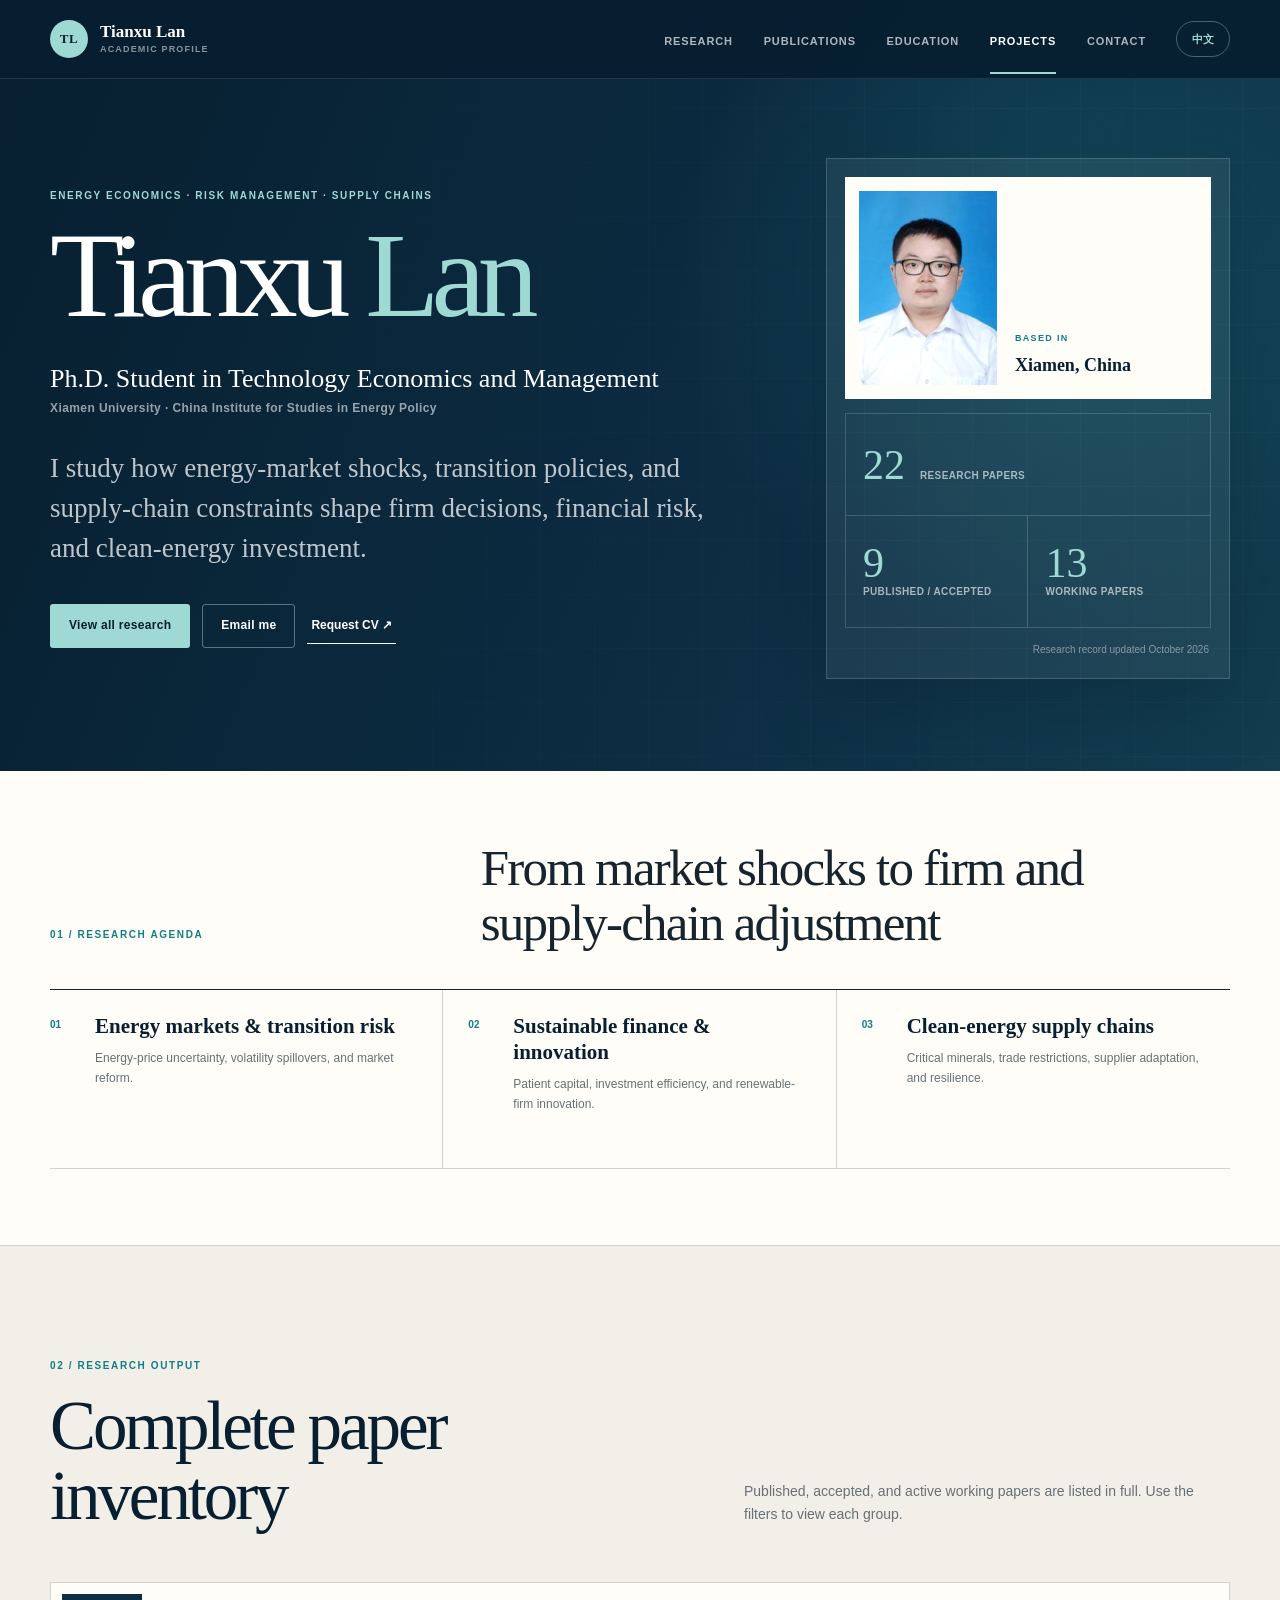
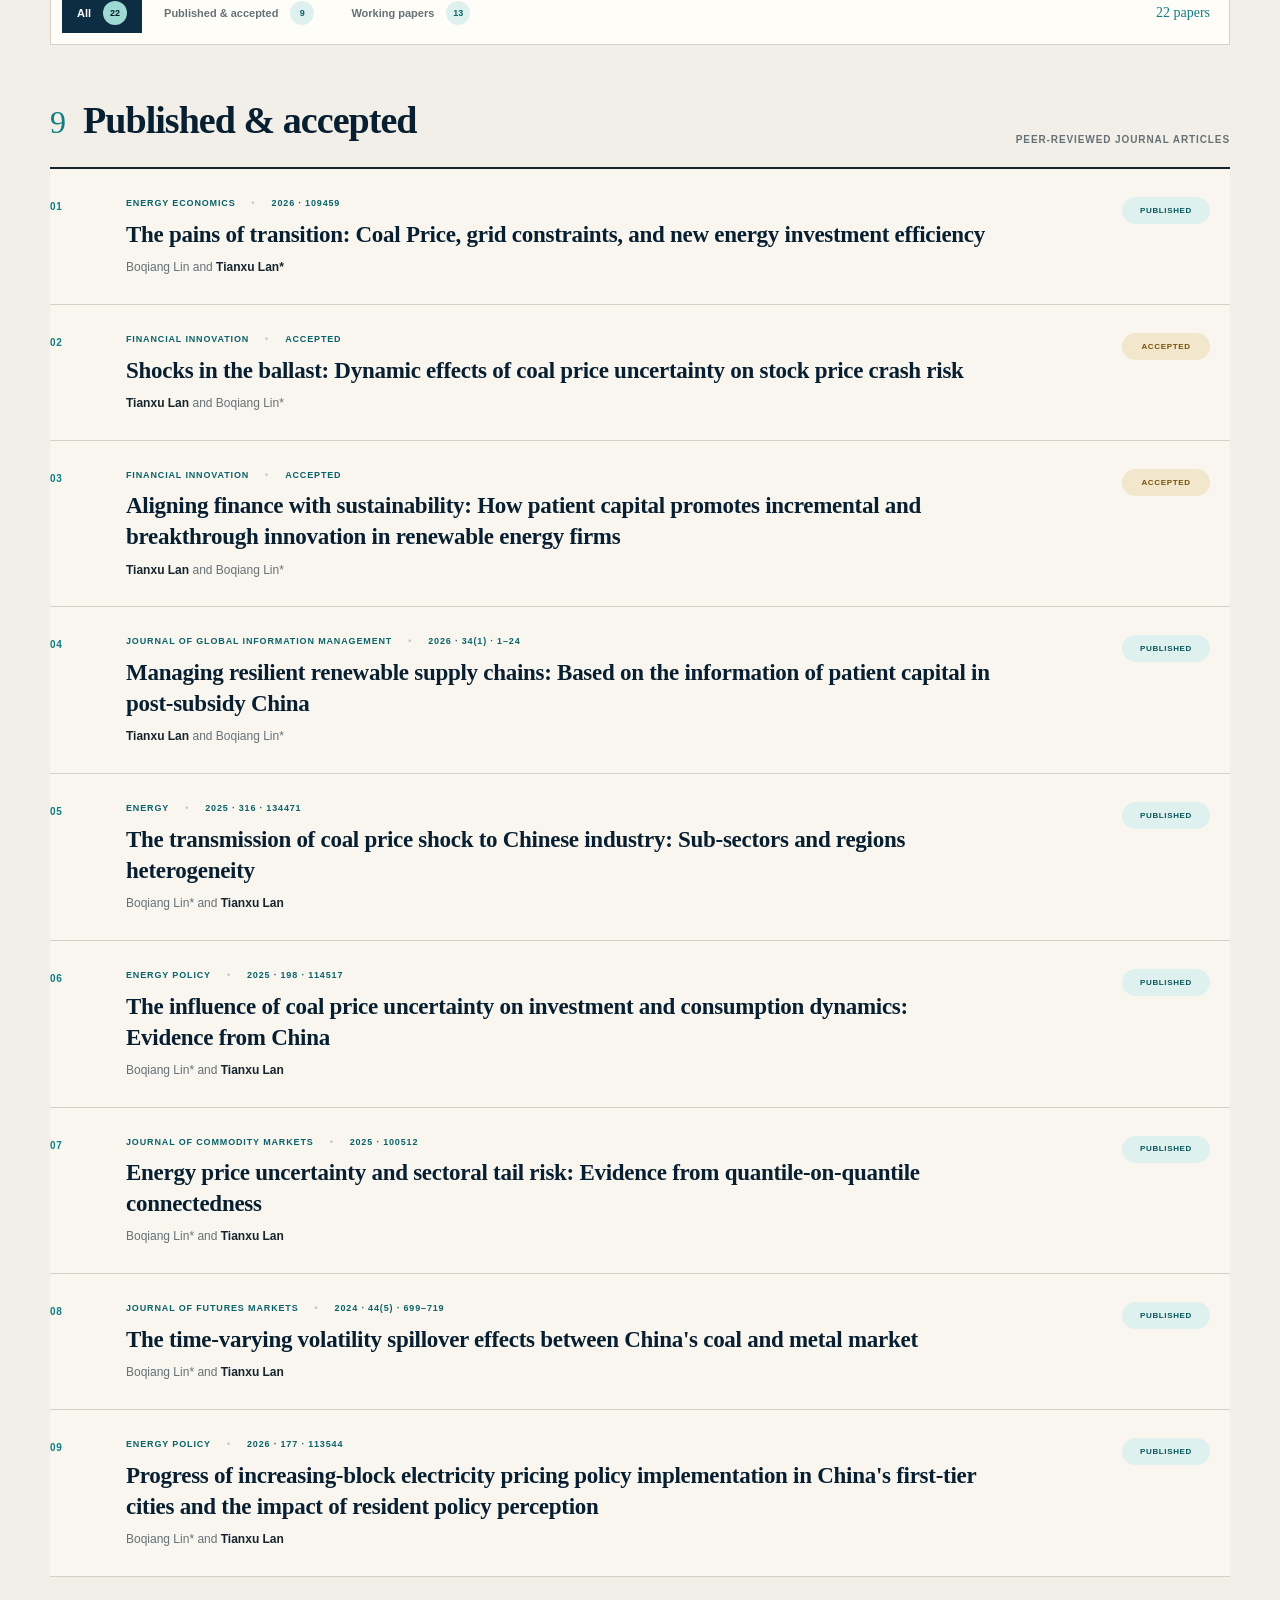
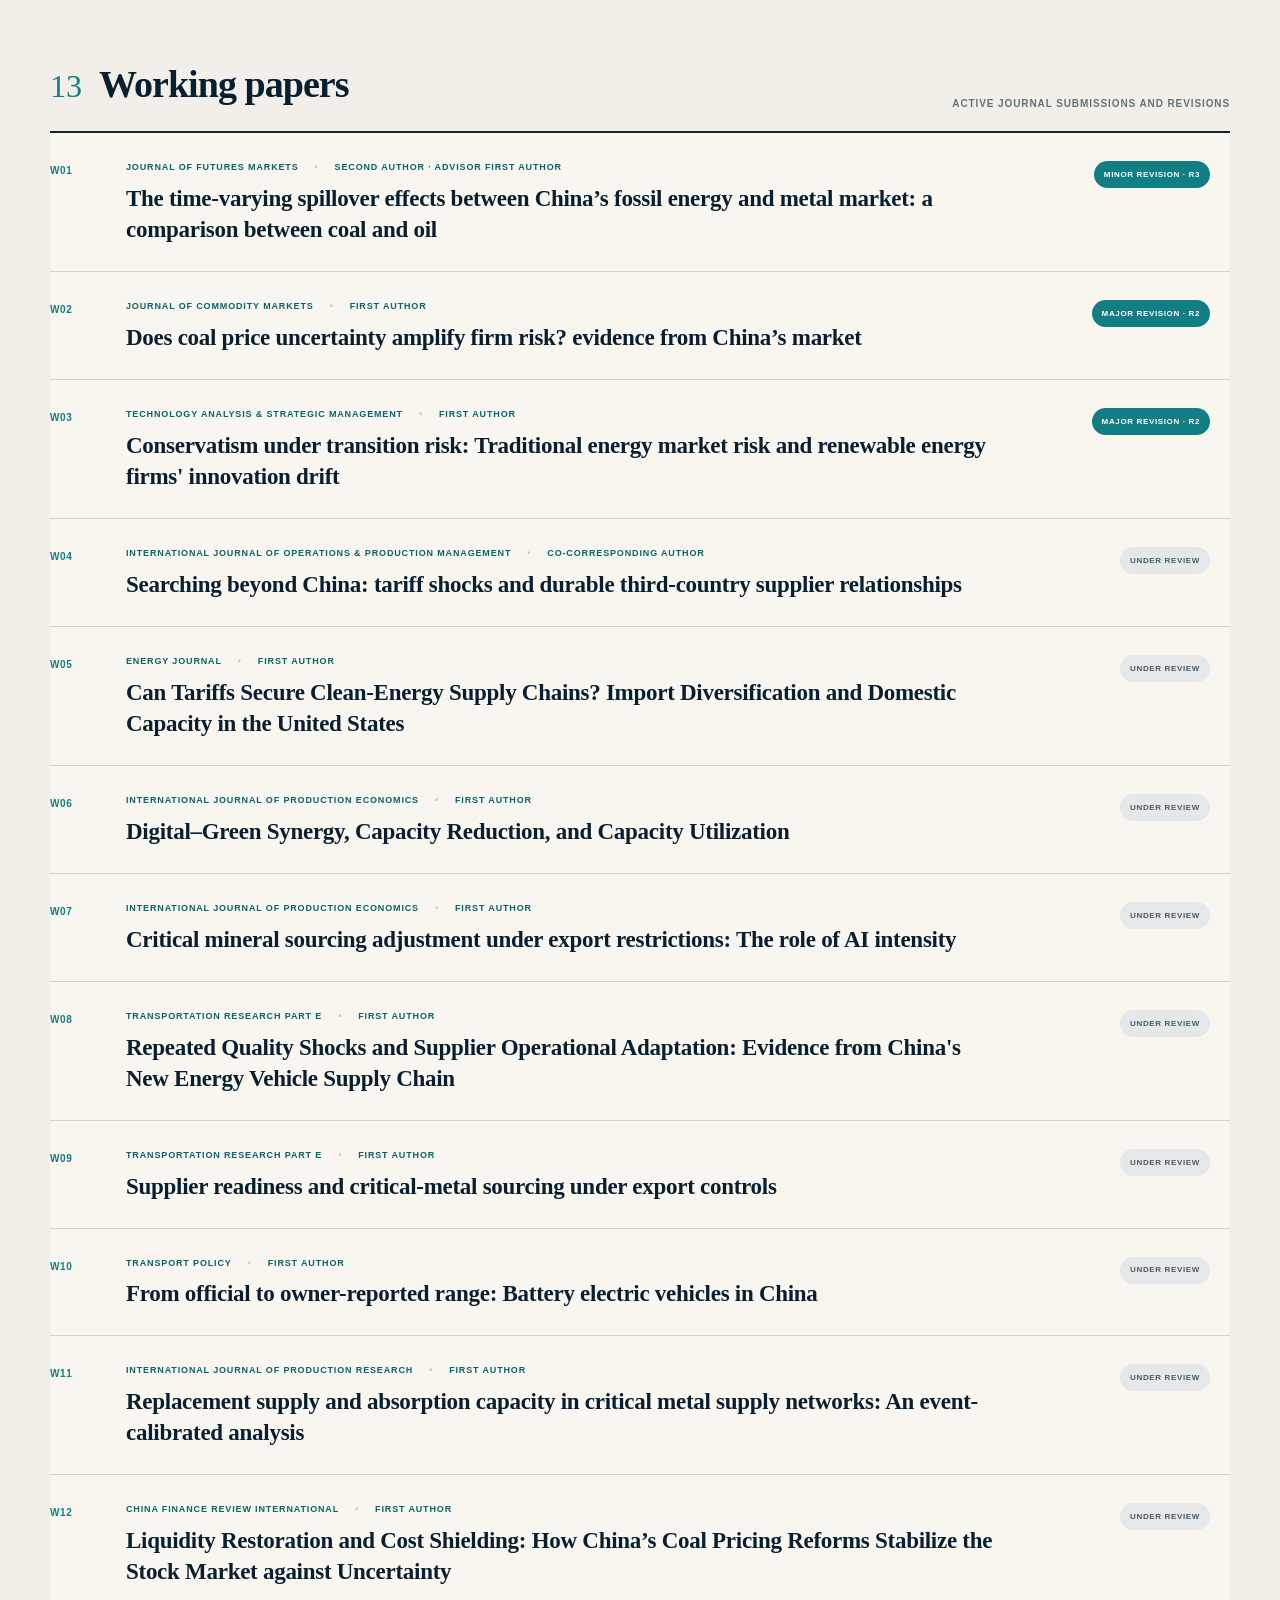
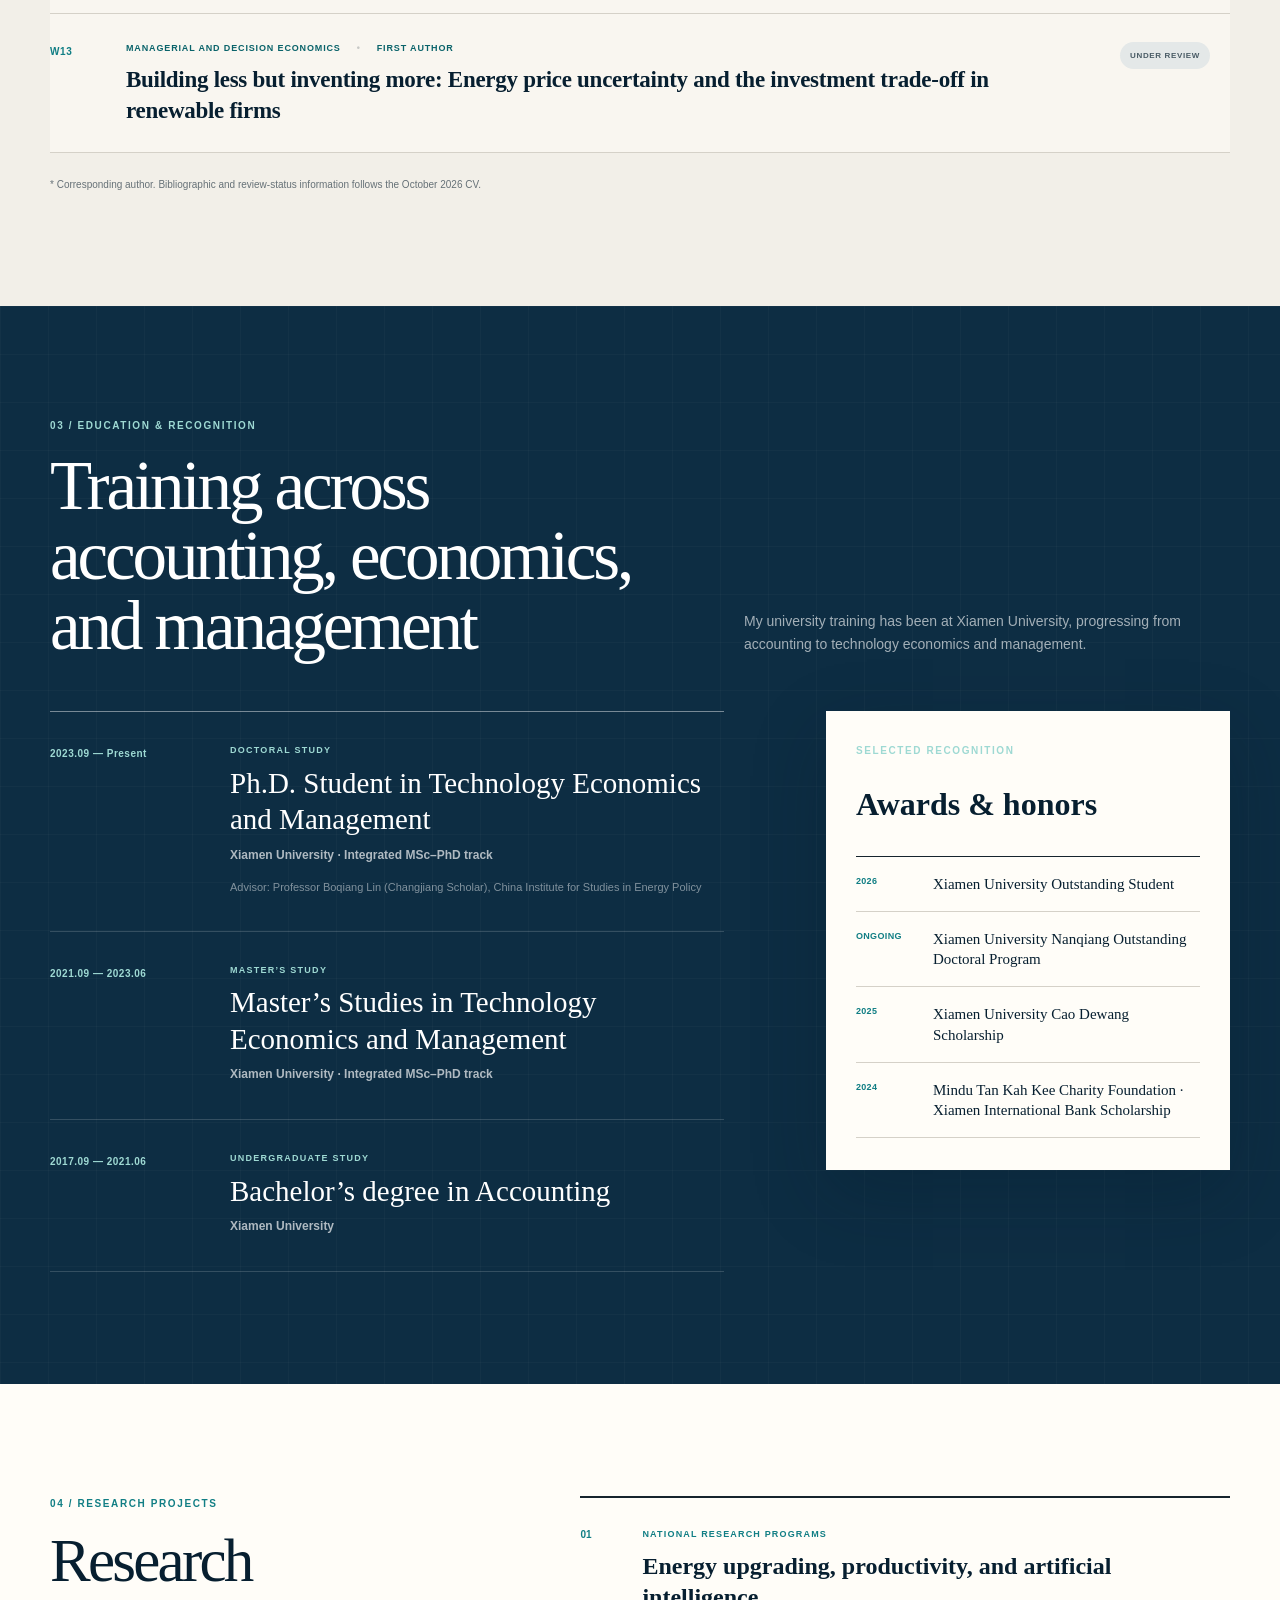
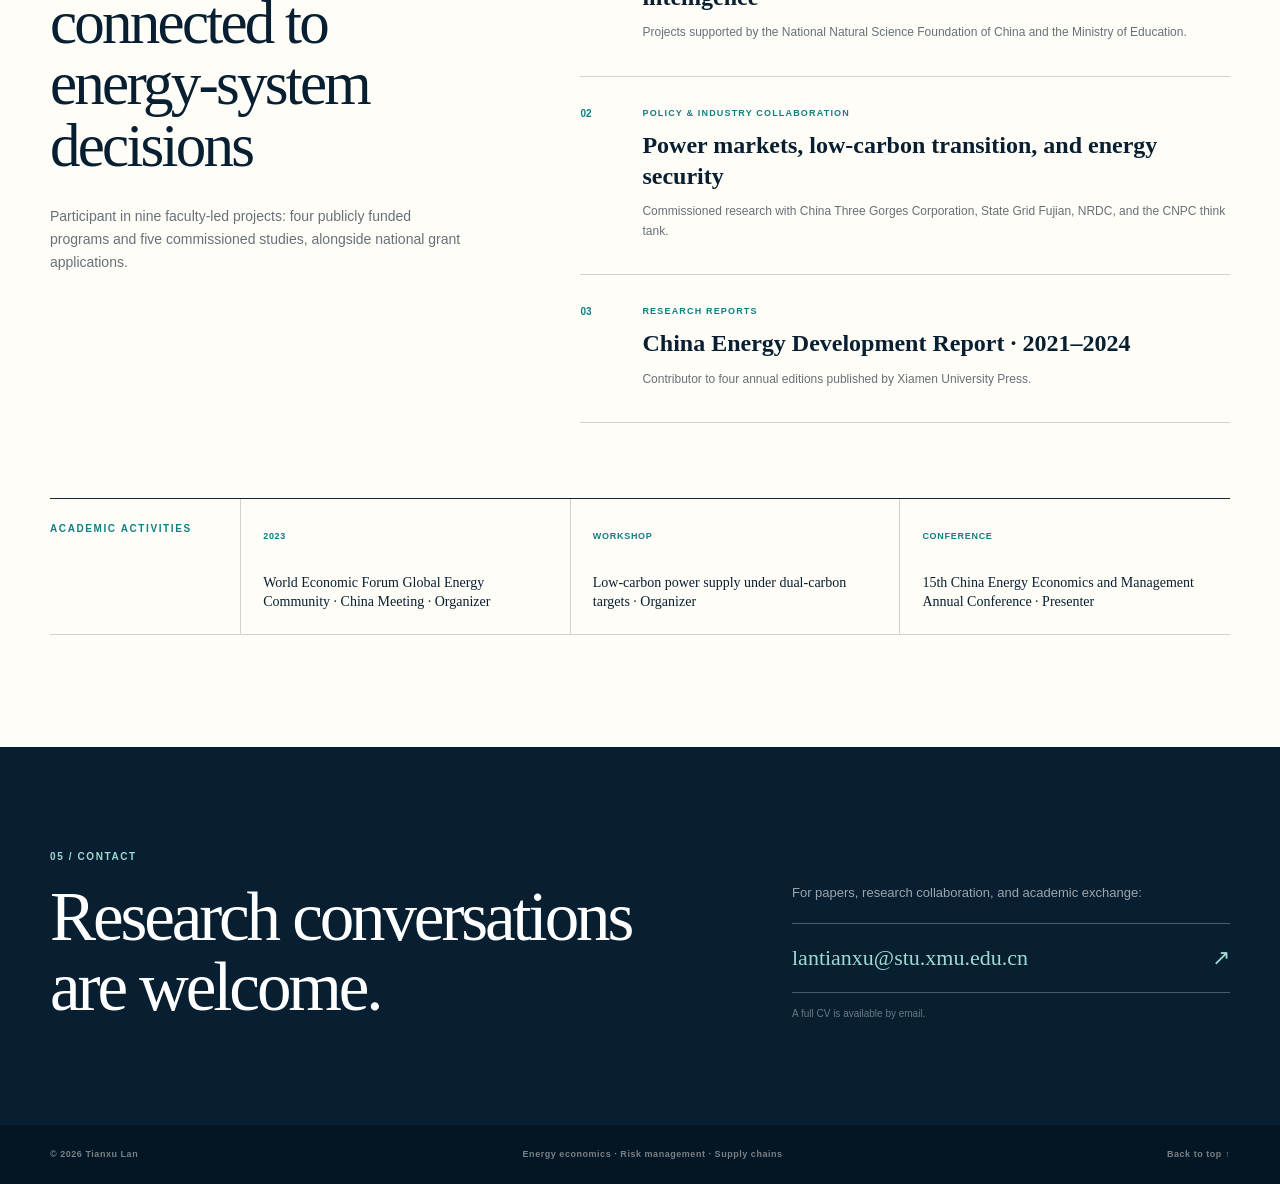
<file: index.html>
<!doctype html>
<html lang="en">
  <head>
    <meta charset="utf-8" />
    <meta name="viewport" content="width=device-width, initial-scale=1" />
    <meta name="description" content="Tianxu Lan is a Ph.D. student at Xiamen University studying energy economics, transition risk, and clean-energy supply chains." />
    <meta name="robots" content="noindex,nofollow" />
    <meta name="theme-color" content="#0d2d43" />
    <title>Tianxu Lan | Energy Economics &amp; Supply Chains</title>
    <link rel="icon" href="assets/favicon.svg" type="image/svg+xml" />
    <link rel="stylesheet" href="styles.css" />
    <script src="script.js" defer></script>
  </head>
  <body>
    <a class="skip-link i18n" href="#main" data-en="Skip to content" data-zh="跳至正文">Skip to content</a>
    <div class="scroll-progress" aria-hidden="true"><span></span></div>

    <header class="site-header" data-header>
      <div class="header-inner shell">
        <a class="brand" href="#top" aria-label="Tianxu Lan home">
          <span class="brand-mark" aria-hidden="true">TL</span>
          <span class="brand-copy"><strong>Tianxu Lan</strong><small class="i18n" data-en="Academic profile" data-zh="学术个人主页">Academic profile</small></span>
        </a>
        <button class="menu-toggle" type="button" aria-expanded="false" aria-controls="site-nav">
          <span></span><span></span><span></span><span class="sr-only i18n" data-en="Open navigation" data-zh="打开导航">Open navigation</span>
        </button>
        <nav class="site-nav" id="site-nav" aria-label="Primary navigation">
          <a class="i18n" href="#research" data-en="Research" data-zh="研究方向">Research</a>
          <a class="i18n" href="#publications" data-en="Publications" data-zh="论文成果">Publications</a>
          <a class="i18n" href="#education" data-en="Education" data-zh="教育经历">Education</a>
          <a class="i18n" href="#projects" data-en="Projects" data-zh="项目经历">Projects</a>
          <a class="i18n" href="#contact" data-en="Contact" data-zh="联系方式">Contact</a>
        </nav>
        <button class="language-toggle" type="button" data-language-toggle aria-label="切换为中文">中文</button>
      </div>
    </header>

    <main id="main">
      <section class="hero" id="top" aria-labelledby="hero-title">
        <div class="hero-grid shell">
          <div class="hero-copy">
            <p class="eyebrow i18n" data-en="Energy economics · Risk management · Supply chains" data-zh="能源经济 · 风险管理 · 供应链">Energy economics · Risk management · Supply chains</p>
            <h1 id="hero-title">Tianxu <span>Lan</span></h1>
            <p class="hero-role i18n" data-en="Ph.D. Student in Technology Economics and Management" data-zh="技术经济及管理专业博士研究生">Ph.D. Student in Technology Economics and Management</p>
            <p class="hero-affiliation i18n" data-en="Xiamen University · China Institute for Studies in Energy Policy" data-zh="厦门大学 · 中国能源政策研究院">Xiamen University · China Institute for Studies in Energy Policy</p>
            <p class="hero-statement i18n" data-en="I study how energy-market shocks, transition policies, and supply-chain constraints shape firm decisions, financial risk, and clean-energy investment." data-zh="我的研究考察能源市场冲击、转型政策与供应链约束如何影响企业决策、金融风险和清洁能源投资。">I study how energy-market shocks, transition policies, and supply-chain constraints shape firm decisions, financial risk, and clean-energy investment.</p>
            <div class="hero-actions">
              <a class="button button-primary i18n" href="#publications" data-en="View all research" data-zh="查看全部论文">View all research</a>
              <a class="button button-secondary i18n" href="mailto:lantianxu@stu.xmu.edu.cn?subject=Academic%20website%20inquiry" data-en="Email me" data-zh="邮件联系">Email me</a>
              <a class="text-link i18n" href="mailto:lantianxu@stu.xmu.edu.cn?subject=CV%20request" data-en="Request CV ↗" data-zh="索取简历 ↗">Request CV ↗</a>
            </div>
          </div>

          <aside class="hero-profile" aria-label="Research profile summary">
            <div class="portrait-card">
              <img src="assets/portrait.jpg" alt="Portrait of Tianxu Lan" width="208" height="297" />
              <div><span class="i18n" data-en="Based in" data-zh="所在地">Based in</span><strong class="i18n" data-en="Xiamen, China" data-zh="中国厦门">Xiamen, China</strong></div>
            </div>
            <div class="research-counts" aria-label="Research output counts">
              <div class="count-total"><strong>22</strong><span class="i18n" data-en="research papers" data-zh="篇研究论文">research papers</span></div>
              <div><strong>9</strong><span class="i18n" data-en="published / accepted" data-zh="篇已发表 / 已接受">published / accepted</span></div>
              <div><strong>13</strong><span class="i18n" data-en="working papers" data-zh="篇 working papers">working papers</span></div>
            </div>
            <p class="profile-note i18n" data-en="Research record updated October 2026" data-zh="研究成果更新于 2026 年 10 月">Research record updated October 2026</p>
          </aside>
        </div>
      </section>

      <section class="research-strip" id="research" aria-labelledby="research-title">
        <div class="shell">
          <div class="strip-heading">
            <p class="section-kicker">01 / <span class="i18n" data-en="Research agenda" data-zh="研究方向">Research agenda</span></p>
            <h2 id="research-title" class="i18n" data-en="From market shocks to firm and supply-chain adjustment" data-zh="从市场冲击到企业与供应链调整">From market shocks to firm and supply-chain adjustment</h2>
          </div>
          <div class="agenda-grid">
            <article><span>01</span><div><h3 class="i18n" data-en="Energy markets & transition risk" data-zh="能源市场与转型风险">Energy markets &amp; transition risk</h3><p class="i18n" data-en="Energy-price uncertainty, volatility spillovers, and market reform." data-zh="能源价格不确定性、波动溢出与市场改革。">Energy-price uncertainty, volatility spillovers, and market reform.</p></div></article>
            <article><span>02</span><div><h3 class="i18n" data-en="Sustainable finance & innovation" data-zh="可持续金融与企业创新">Sustainable finance &amp; innovation</h3><p class="i18n" data-en="Patient capital, investment efficiency, and renewable-firm innovation." data-zh="耐心资本、投资效率与新能源企业创新。">Patient capital, investment efficiency, and renewable-firm innovation.</p></div></article>
            <article><span>03</span><div><h3 class="i18n" data-en="Clean-energy supply chains" data-zh="清洁能源供应链">Clean-energy supply chains</h3><p class="i18n" data-en="Critical minerals, trade restrictions, supplier adaptation, and resilience." data-zh="关键矿产、贸易限制、供应商调整与供应链韧性。">Critical minerals, trade restrictions, supplier adaptation, and resilience.</p></div></article>
          </div>
        </div>
      </section>

      <section class="section publications-section" id="publications" aria-labelledby="publications-title">
        <div class="shell">
          <div class="section-heading">
            <div><p class="section-kicker">02 / <span class="i18n" data-en="Research output" data-zh="研究成果">Research output</span></p><h2 id="publications-title" class="i18n" data-en="Complete paper inventory" data-zh="完整论文目录">Complete paper inventory</h2></div>
            <p class="section-intro i18n" data-en="Published, accepted, and active working papers are listed in full. Use the filters to view each group." data-zh="完整列示已发表、已接受及在审论文，可按论文状态筛选。">Published, accepted, and active working papers are listed in full. Use the filters to view each group.</p>
          </div>

          <div class="publication-toolbar" aria-label="Filter research output">
            <div class="filter-group" role="group" aria-label="Publication status">
              <button class="filter-button is-active" type="button" data-filter="all" aria-pressed="true"><span class="i18n" data-en="All" data-zh="全部">All</span><b>22</b></button>
              <button class="filter-button" type="button" data-filter="published" aria-pressed="false"><span class="i18n" data-en="Published & accepted" data-zh="已发表与已接受">Published &amp; accepted</span><b>9</b></button>
              <button class="filter-button" type="button" data-filter="working" aria-pressed="false"><span class="i18n" data-en="Working papers" data-zh="在审论文">Working papers</span><b>13</b></button>
            </div>
            <p class="results-count" data-results-count aria-live="polite">22 papers</p>
          </div>

          <div class="paper-group" data-group="published">
            <header class="paper-group-header"><div><span>9</span><h3 class="i18n" data-en="Published & accepted" data-zh="已发表与已接受论文">Published &amp; accepted</h3></div><p class="i18n" data-en="Peer-reviewed journal articles" data-zh="同行评议期刊论文">Peer-reviewed journal articles</p></header>
            <div class="paper-list">
              <article class="paper-entry" data-category="published"><span class="paper-index">01</span><div class="paper-body"><div class="paper-meta"><span>Energy Economics</span><span>2026 · 109459</span></div><h4>The pains of transition: Coal Price, grid constraints, and new energy investment efficiency</h4><p class="authors">Boqiang Lin and <strong>Tianxu Lan*</strong></p></div><span class="paper-status status-published i18n" data-en="Published" data-zh="已发表">Published</span></article>
              <article class="paper-entry" data-category="published"><span class="paper-index">02</span><div class="paper-body"><div class="paper-meta"><span>Financial Innovation</span><span class="i18n" data-en="Accepted" data-zh="已接受">Accepted</span></div><h4>Shocks in the ballast: Dynamic effects of coal price uncertainty on stock price crash risk</h4><p class="authors"><strong>Tianxu Lan</strong> and Boqiang Lin*</p></div><span class="paper-status status-accepted i18n" data-en="Accepted" data-zh="已接受">Accepted</span></article>
              <article class="paper-entry" data-category="published"><span class="paper-index">03</span><div class="paper-body"><div class="paper-meta"><span>Financial Innovation</span><span class="i18n" data-en="Accepted" data-zh="已接受">Accepted</span></div><h4>Aligning finance with sustainability: How patient capital promotes incremental and breakthrough innovation in renewable energy firms</h4><p class="authors"><strong>Tianxu Lan</strong> and Boqiang Lin*</p></div><span class="paper-status status-accepted i18n" data-en="Accepted" data-zh="已接受">Accepted</span></article>
              <article class="paper-entry" data-category="published"><span class="paper-index">04</span><div class="paper-body"><div class="paper-meta"><span>Journal of Global Information Management</span><span>2026 · 34(1) · 1–24</span></div><h4>Managing resilient renewable supply chains: Based on the information of patient capital in post-subsidy China</h4><p class="authors"><strong>Tianxu Lan</strong> and Boqiang Lin*</p></div><span class="paper-status status-published i18n" data-en="Published" data-zh="已发表">Published</span></article>
              <article class="paper-entry" data-category="published"><span class="paper-index">05</span><div class="paper-body"><div class="paper-meta"><span>Energy</span><span>2025 · 316 · 134471</span></div><h4>The transmission of coal price shock to Chinese industry: Sub-sectors and regions heterogeneity</h4><p class="authors">Boqiang Lin* and <strong>Tianxu Lan</strong></p></div><span class="paper-status status-published i18n" data-en="Published" data-zh="已发表">Published</span></article>
              <article class="paper-entry" data-category="published"><span class="paper-index">06</span><div class="paper-body"><div class="paper-meta"><span>Energy Policy</span><span>2025 · 198 · 114517</span></div><h4>The influence of coal price uncertainty on investment and consumption dynamics: Evidence from China</h4><p class="authors">Boqiang Lin* and <strong>Tianxu Lan</strong></p></div><span class="paper-status status-published i18n" data-en="Published" data-zh="已发表">Published</span></article>
              <article class="paper-entry" data-category="published"><span class="paper-index">07</span><div class="paper-body"><div class="paper-meta"><span>Journal of Commodity Markets</span><span>2025 · 100512</span></div><h4>Energy price uncertainty and sectoral tail risk: Evidence from quantile-on-quantile connectedness</h4><p class="authors">Boqiang Lin* and <strong>Tianxu Lan</strong></p></div><span class="paper-status status-published i18n" data-en="Published" data-zh="已发表">Published</span></article>
              <article class="paper-entry" data-category="published"><span class="paper-index">08</span><div class="paper-body"><div class="paper-meta"><span>Journal of Futures Markets</span><span>2024 · 44(5) · 699–719</span></div><h4>The time-varying volatility spillover effects between China's coal and metal market</h4><p class="authors">Boqiang Lin* and <strong>Tianxu Lan</strong></p></div><span class="paper-status status-published i18n" data-en="Published" data-zh="已发表">Published</span></article>
              <article class="paper-entry" data-category="published"><span class="paper-index">09</span><div class="paper-body"><div class="paper-meta"><span>Energy Policy</span><span>2026 · 177 · 113544</span></div><h4>Progress of increasing-block electricity pricing policy implementation in China's first-tier cities and the impact of resident policy perception</h4><p class="authors">Boqiang Lin* and <strong>Tianxu Lan</strong></p></div><span class="paper-status status-published i18n" data-en="Published" data-zh="已发表">Published</span></article>
            </div>
          </div>

          <div class="paper-group working-group" data-group="working">
            <header class="paper-group-header"><div><span>13</span><h3 class="i18n" data-en="Working papers" data-zh="在审论文">Working papers</h3></div><p class="i18n" data-en="Active journal submissions and revisions" data-zh="在投与返修阶段论文">Active journal submissions and revisions</p></header>
            <div class="paper-list">
              <article class="paper-entry" data-category="working"><span class="paper-index">W01</span><div class="paper-body"><div class="paper-meta"><span>Journal of Futures Markets</span><span class="i18n" data-en="Second author · advisor first author" data-zh="第二作者 · 导师第一作者">Second author · advisor first author</span></div><h4>The time-varying spillover effects between China’s fossil energy and metal market: a comparison between coal and oil</h4></div><span class="paper-status status-revision i18n" data-en="Minor revision · R3" data-zh="小修 · 三审">Minor revision · R3</span></article>
              <article class="paper-entry" data-category="working"><span class="paper-index">W02</span><div class="paper-body"><div class="paper-meta"><span>Journal of Commodity Markets</span><span class="i18n" data-en="First author" data-zh="第一作者">First author</span></div><h4>Does coal price uncertainty amplify firm risk? evidence from China’s market</h4></div><span class="paper-status status-revision i18n" data-en="Major revision · R2" data-zh="大修 · 二审">Major revision · R2</span></article>
              <article class="paper-entry" data-category="working"><span class="paper-index">W03</span><div class="paper-body"><div class="paper-meta"><span>Technology Analysis &amp; Strategic Management</span><span class="i18n" data-en="First author" data-zh="第一作者">First author</span></div><h4>Conservatism under transition risk: Traditional energy market risk and renewable energy firms' innovation drift</h4></div><span class="paper-status status-revision i18n" data-en="Major revision · R2" data-zh="大修 · 二审">Major revision · R2</span></article>
              <article class="paper-entry" data-category="working"><span class="paper-index">W04</span><div class="paper-body"><div class="paper-meta"><span>International Journal of Operations &amp; Production Management</span><span class="i18n" data-en="Co-corresponding author" data-zh="共同通讯作者">Co-corresponding author</span></div><h4>Searching beyond China: tariff shocks and durable third-country supplier relationships</h4></div><span class="paper-status status-review i18n" data-en="Under review" data-zh="在审">Under review</span></article>
              <article class="paper-entry" data-category="working"><span class="paper-index">W05</span><div class="paper-body"><div class="paper-meta"><span>Energy Journal</span><span class="i18n" data-en="First author" data-zh="第一作者">First author</span></div><h4>Can Tariffs Secure Clean-Energy Supply Chains? Import Diversification and Domestic Capacity in the United States</h4></div><span class="paper-status status-review i18n" data-en="Under review" data-zh="在审">Under review</span></article>
              <article class="paper-entry" data-category="working"><span class="paper-index">W06</span><div class="paper-body"><div class="paper-meta"><span>International Journal of Production Economics</span><span class="i18n" data-en="First author" data-zh="第一作者">First author</span></div><h4>Digital–Green Synergy, Capacity Reduction, and Capacity Utilization</h4></div><span class="paper-status status-review i18n" data-en="Under review" data-zh="在审">Under review</span></article>
              <article class="paper-entry" data-category="working"><span class="paper-index">W07</span><div class="paper-body"><div class="paper-meta"><span>International Journal of Production Economics</span><span class="i18n" data-en="First author" data-zh="第一作者">First author</span></div><h4>Critical mineral sourcing adjustment under export restrictions: The role of AI intensity</h4></div><span class="paper-status status-review i18n" data-en="Under review" data-zh="在审">Under review</span></article>
              <article class="paper-entry" data-category="working"><span class="paper-index">W08</span><div class="paper-body"><div class="paper-meta"><span>Transportation Research Part E</span><span class="i18n" data-en="First author" data-zh="第一作者">First author</span></div><h4>Repeated Quality Shocks and Supplier Operational Adaptation: Evidence from China's New Energy Vehicle Supply Chain</h4></div><span class="paper-status status-review i18n" data-en="Under review" data-zh="在审">Under review</span></article>
              <article class="paper-entry" data-category="working"><span class="paper-index">W09</span><div class="paper-body"><div class="paper-meta"><span>Transportation Research Part E</span><span class="i18n" data-en="First author" data-zh="第一作者">First author</span></div><h4>Supplier readiness and critical-metal sourcing under export controls</h4></div><span class="paper-status status-review i18n" data-en="Under review" data-zh="在审">Under review</span></article>
              <article class="paper-entry" data-category="working"><span class="paper-index">W10</span><div class="paper-body"><div class="paper-meta"><span>Transport Policy</span><span class="i18n" data-en="First author" data-zh="第一作者">First author</span></div><h4>From official to owner-reported range: Battery electric vehicles in China</h4></div><span class="paper-status status-review i18n" data-en="Under review" data-zh="在审">Under review</span></article>
              <article class="paper-entry" data-category="working"><span class="paper-index">W11</span><div class="paper-body"><div class="paper-meta"><span>International Journal of Production Research</span><span class="i18n" data-en="First author" data-zh="第一作者">First author</span></div><h4>Replacement supply and absorption capacity in critical metal supply networks: An event-calibrated analysis</h4></div><span class="paper-status status-review i18n" data-en="Under review" data-zh="在审">Under review</span></article>
              <article class="paper-entry" data-category="working"><span class="paper-index">W12</span><div class="paper-body"><div class="paper-meta"><span>China Finance Review International</span><span class="i18n" data-en="First author" data-zh="第一作者">First author</span></div><h4>Liquidity Restoration and Cost Shielding: How China’s Coal Pricing Reforms Stabilize the Stock Market against Uncertainty</h4></div><span class="paper-status status-review i18n" data-en="Under review" data-zh="在审">Under review</span></article>
              <article class="paper-entry" data-category="working"><span class="paper-index">W13</span><div class="paper-body"><div class="paper-meta"><span>Managerial and Decision Economics</span><span class="i18n" data-en="First author" data-zh="第一作者">First author</span></div><h4>Building less but inventing more: Energy price uncertainty and the investment trade-off in renewable firms</h4></div><span class="paper-status status-review i18n" data-en="Under review" data-zh="在审">Under review</span></article>
            </div>
          </div>
          <p class="publication-note i18n" data-en="* Corresponding author. Bibliographic and review-status information follows the October 2026 CV." data-zh="* 通讯作者。论文书目信息与审稿状态依据 2026 年 10 月版简历。">* Corresponding author. Bibliographic and review-status information follows the October 2026 CV.</p>
        </div>
      </section>

      <section class="section education-section" id="education" aria-labelledby="education-title">
        <div class="shell">
          <div class="section-heading light-heading">
            <div><p class="section-kicker">03 / <span class="i18n" data-en="Education & recognition" data-zh="教育与荣誉">Education &amp; recognition</span></p><h2 id="education-title" class="i18n" data-en="Training across accounting, economics, and management" data-zh="会计学、经济学与管理学的交叉训练">Training across accounting, economics, and management</h2></div>
            <p class="section-intro i18n" data-en="My university training has been at Xiamen University, progressing from accounting to technology economics and management." data-zh="本科至博士阶段均就读于厦门大学，研究训练由会计学延伸至技术经济及管理。">My university training has been at Xiamen University, progressing from accounting to technology economics and management.</p>
          </div>
          <div class="education-layout">
            <div class="education-timeline">
              <article><time>2023.09 — <span class="i18n" data-en="Present" data-zh="至今">Present</span></time><div><p class="degree-level i18n" data-en="Doctoral study" data-zh="博士研究生">Doctoral study</p><h3 class="i18n" data-en="Ph.D. Student in Technology Economics and Management" data-zh="技术经济及管理博士研究生">Ph.D. Student in Technology Economics and Management</h3><p class="institution i18n" data-en="Xiamen University · Integrated MSc–PhD track" data-zh="厦门大学 · 硕博连读">Xiamen University · Integrated MSc–PhD track</p><p class="detail i18n" data-en="Advisor: Professor Boqiang Lin (Changjiang Scholar), China Institute for Studies in Energy Policy" data-zh="导师：林伯强教授（长江学者），中国能源政策研究院">Advisor: Professor Boqiang Lin (Changjiang Scholar), China Institute for Studies in Energy Policy</p></div></article>
              <article><time>2021.09 — 2023.06</time><div><p class="degree-level i18n" data-en="Master’s study" data-zh="硕士研究生">Master’s study</p><h3 class="i18n" data-en="Master’s Studies in Technology Economics and Management" data-zh="技术经济及管理硕士阶段">Master’s Studies in Technology Economics and Management</h3><p class="institution i18n" data-en="Xiamen University · Integrated MSc–PhD track" data-zh="厦门大学 · 硕博连读">Xiamen University · Integrated MSc–PhD track</p></div></article>
              <article><time>2017.09 — 2021.06</time><div><p class="degree-level i18n" data-en="Undergraduate study" data-zh="本科">Undergraduate study</p><h3 class="i18n" data-en="Bachelor’s degree in Accounting" data-zh="会计学学士">Bachelor’s degree in Accounting</h3><p class="institution i18n" data-en="Xiamen University" data-zh="厦门大学">Xiamen University</p></div></article>
            </div>
            <aside class="recognition-card" aria-labelledby="recognition-title">
              <p class="card-label i18n" data-en="Selected recognition" data-zh="主要荣誉">Selected recognition</p><h3 id="recognition-title" class="i18n" data-en="Awards & honors" data-zh="奖项与荣誉">Awards &amp; honors</h3>
              <ul>
                <li><time>2026</time><span class="i18n" data-en="Xiamen University Outstanding Student" data-zh="厦门大学优秀三好学生">Xiamen University Outstanding Student</span></li>
                <li><time class="i18n" data-en="Ongoing" data-zh="至今">Ongoing</time><span class="i18n" data-en="Xiamen University Nanqiang Outstanding Doctoral Program" data-zh="厦门大学“南强优博”计划">Xiamen University Nanqiang Outstanding Doctoral Program</span></li>
                <li><time>2025</time><span class="i18n" data-en="Xiamen University Cao Dewang Scholarship" data-zh="厦门大学曹德旺奖学金">Xiamen University Cao Dewang Scholarship</span></li>
                <li><time>2024</time><span class="i18n" data-en="Mindu Tan Kah Kee Charity Foundation · Xiamen International Bank Scholarship" data-zh="厦门大学闽都陈嘉庚公益基金会·厦门国际银行奖学金">Mindu Tan Kah Kee Charity Foundation · Xiamen International Bank Scholarship</span></li>
              </ul>
            </aside>
          </div>
        </div>
      </section>

      <section class="section projects-section" id="projects" aria-labelledby="projects-title">
        <div class="shell projects-layout">
          <div class="projects-lead"><p class="section-kicker">04 / <span class="i18n" data-en="Research projects" data-zh="项目经历">Research projects</span></p><h2 id="projects-title" class="i18n" data-en="Research connected to energy-system decisions" data-zh="面向能源系统决策的研究实践">Research connected to energy-system decisions</h2><p class="i18n" data-en="Participant in nine faculty-led projects: four publicly funded programs and five commissioned studies, alongside national grant applications." data-zh="参与导师研究课题 9 项，其中纵向项目 4 项、横向项目 5 项，并参与多项国家级基金课题申报。">Participant in nine faculty-led projects: four publicly funded programs and five commissioned studies, alongside national grant applications.</p></div>
          <div class="project-stack">
            <article><span>01</span><div><p class="project-type i18n" data-en="National research programs" data-zh="国家级研究课题">National research programs</p><h3 class="i18n" data-en="Energy upgrading, productivity, and artificial intelligence" data-zh="能源产业升级、生产率与人工智能">Energy upgrading, productivity, and artificial intelligence</h3><p class="i18n" data-en="Projects supported by the National Natural Science Foundation of China and the Ministry of Education." data-zh="参与国家自然科学基金重点及面上项目、教育部哲学社会科学研究重大课题攻关项目。">Projects supported by the National Natural Science Foundation of China and the Ministry of Education.</p></div></article>
            <article><span>02</span><div><p class="project-type i18n" data-en="Policy & industry collaboration" data-zh="政策与产业合作">Policy &amp; industry collaboration</p><h3 class="i18n" data-en="Power markets, low-carbon transition, and energy security" data-zh="电力市场、低碳转型与能源安全">Power markets, low-carbon transition, and energy security</h3><p class="i18n" data-en="Commissioned research with China Three Gorges Corporation, State Grid Fujian, NRDC, and the CNPC think tank." data-zh="参与中国长江三峡集团、国网福建经研院、自然资源保护协会和中国石油相关咨询研究。">Commissioned research with China Three Gorges Corporation, State Grid Fujian, NRDC, and the CNPC think tank.</p></div></article>
            <article><span>03</span><div><p class="project-type i18n" data-en="Research reports" data-zh="研究报告">Research reports</p><h3>China Energy Development Report · 2021–2024</h3><p class="i18n" data-en="Contributor to four annual editions published by Xiamen University Press." data-zh="参与厦门大学出版社《中国能源发展报告》2021—2024 年度系列研究。">Contributor to four annual editions published by Xiamen University Press.</p></div></article>
          </div>
        </div>
        <div class="shell activity-strip" aria-label="Academic activities">
          <p class="activity-label i18n" data-en="Academic activities" data-zh="学术活动">Academic activities</p>
          <article><span>2023</span><p class="i18n" data-en="World Economic Forum Global Energy Community · China Meeting · Organizer" data-zh="达沃斯世界经济论坛全球能源社区—中国会议 · 组织">World Economic Forum Global Energy Community · China Meeting · Organizer</p></article>
          <article><span class="i18n" data-en="Workshop" data-zh="研讨会">Workshop</span><p class="i18n" data-en="Low-carbon power supply under dual-carbon targets · Organizer" data-zh="双碳目标下电力低碳保供策略与政策研讨会 · 组织">Low-carbon power supply under dual-carbon targets · Organizer</p></article>
          <article><span class="i18n" data-en="Conference" data-zh="学术年会">Conference</span><p class="i18n" data-en="15th China Energy Economics and Management Annual Conference · Presenter" data-zh="第十五届中国能源经济与管理学术年会 · 汇报">15th China Energy Economics and Management Annual Conference · Presenter</p></article>
        </div>
      </section>

      <section class="contact-section" id="contact" aria-labelledby="contact-title">
        <div class="shell contact-grid">
          <div><p class="section-kicker light">05 / <span class="i18n" data-en="Contact" data-zh="联系方式">Contact</span></p><h2 id="contact-title" class="i18n" data-en="Research conversations are welcome." data-zh="欢迎围绕相关研究展开交流。">Research conversations are welcome.</h2></div>
          <div class="contact-action"><p class="i18n" data-en="For papers, research collaboration, and academic exchange:" data-zh="如需论文、研究合作或学术交流，请通过邮件联系：">For papers, research collaboration, and academic exchange:</p><a href="mailto:lantianxu@stu.xmu.edu.cn"><span>lantianxu@stu.xmu.edu.cn</span><span aria-hidden="true">↗</span></a><p class="privacy-note i18n" data-en="A full CV is available by email." data-zh="完整简历可通过邮件索取。">A full CV is available by email.</p></div>
        </div>
      </section>
    </main>

    <footer class="site-footer"><div class="shell footer-inner"><p>© <span data-year>2026</span> Tianxu Lan</p><p class="i18n" data-en="Energy economics · Risk management · Supply chains" data-zh="能源经济 · 风险管理 · 供应链">Energy economics · Risk management · Supply chains</p><a class="i18n" href="#top" data-en="Back to top ↑" data-zh="返回顶部 ↑">Back to top ↑</a></div></footer>
  </body>
</html>
</file>
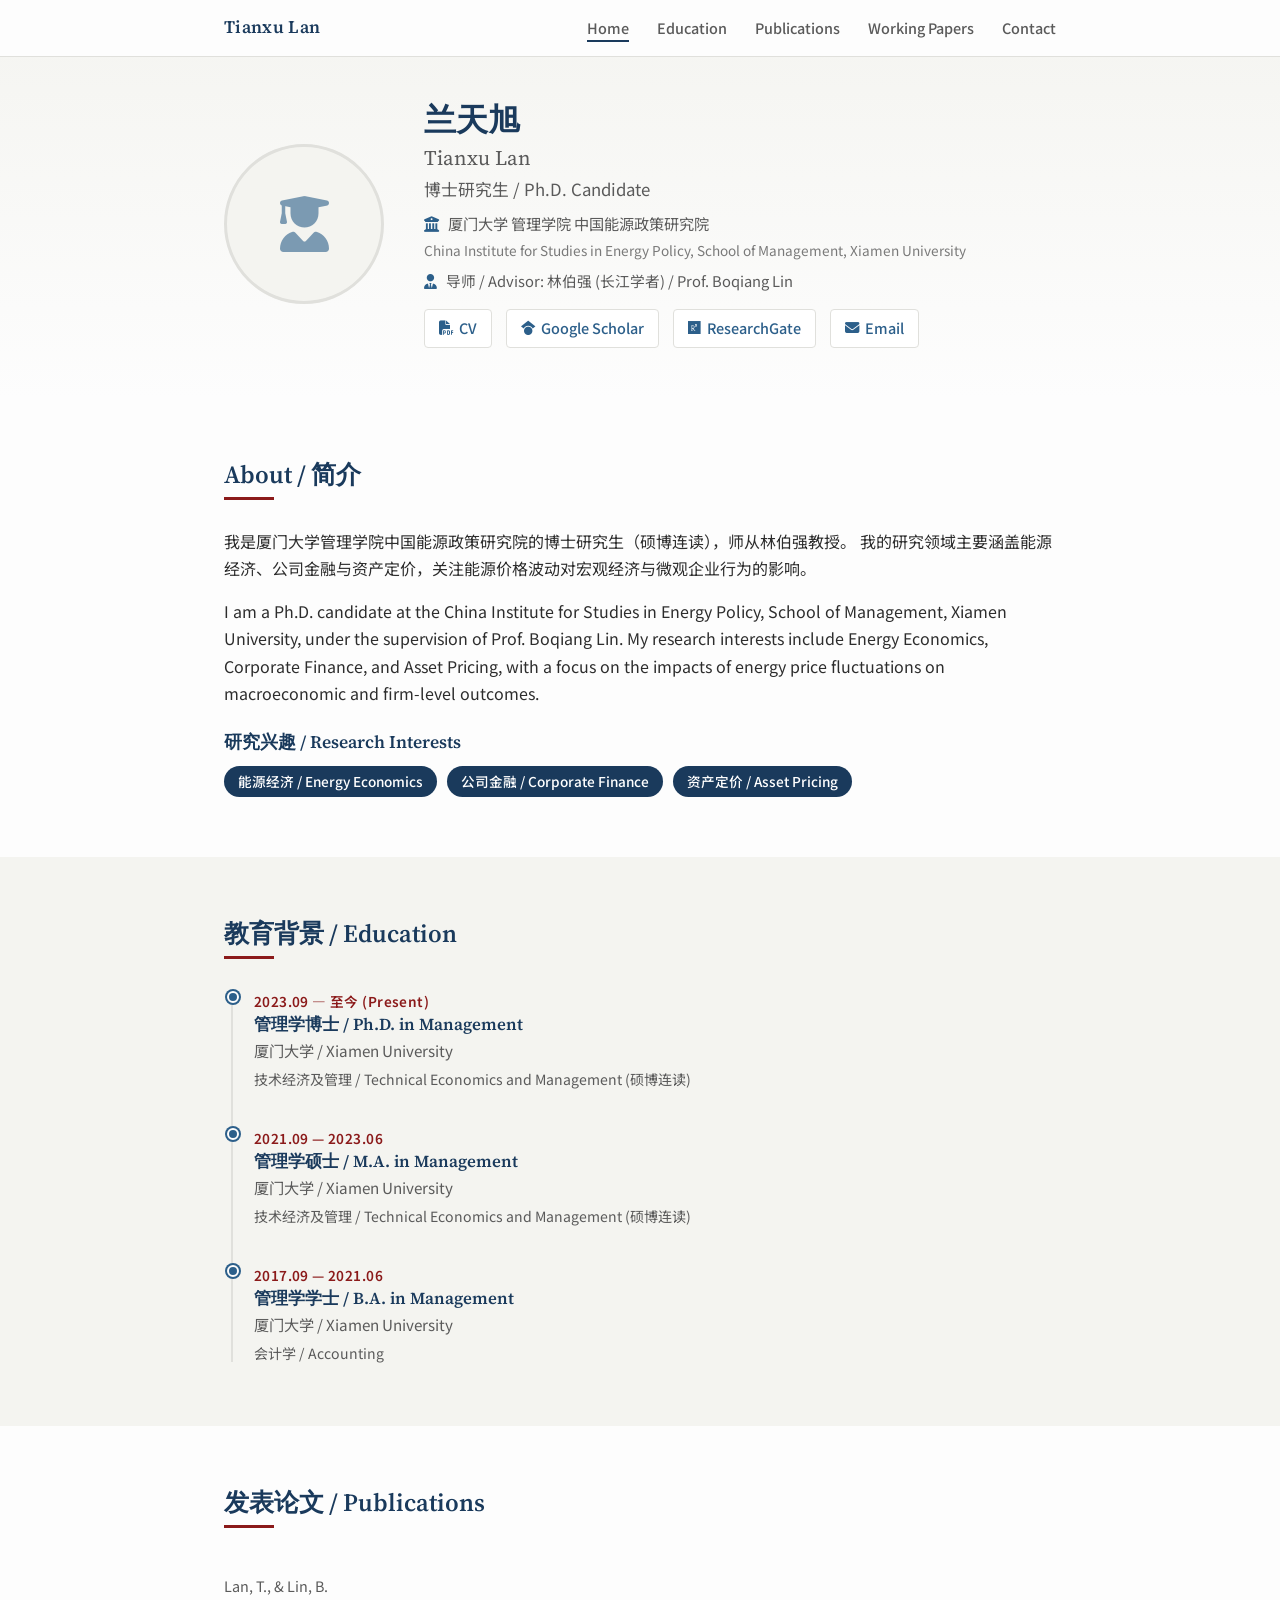
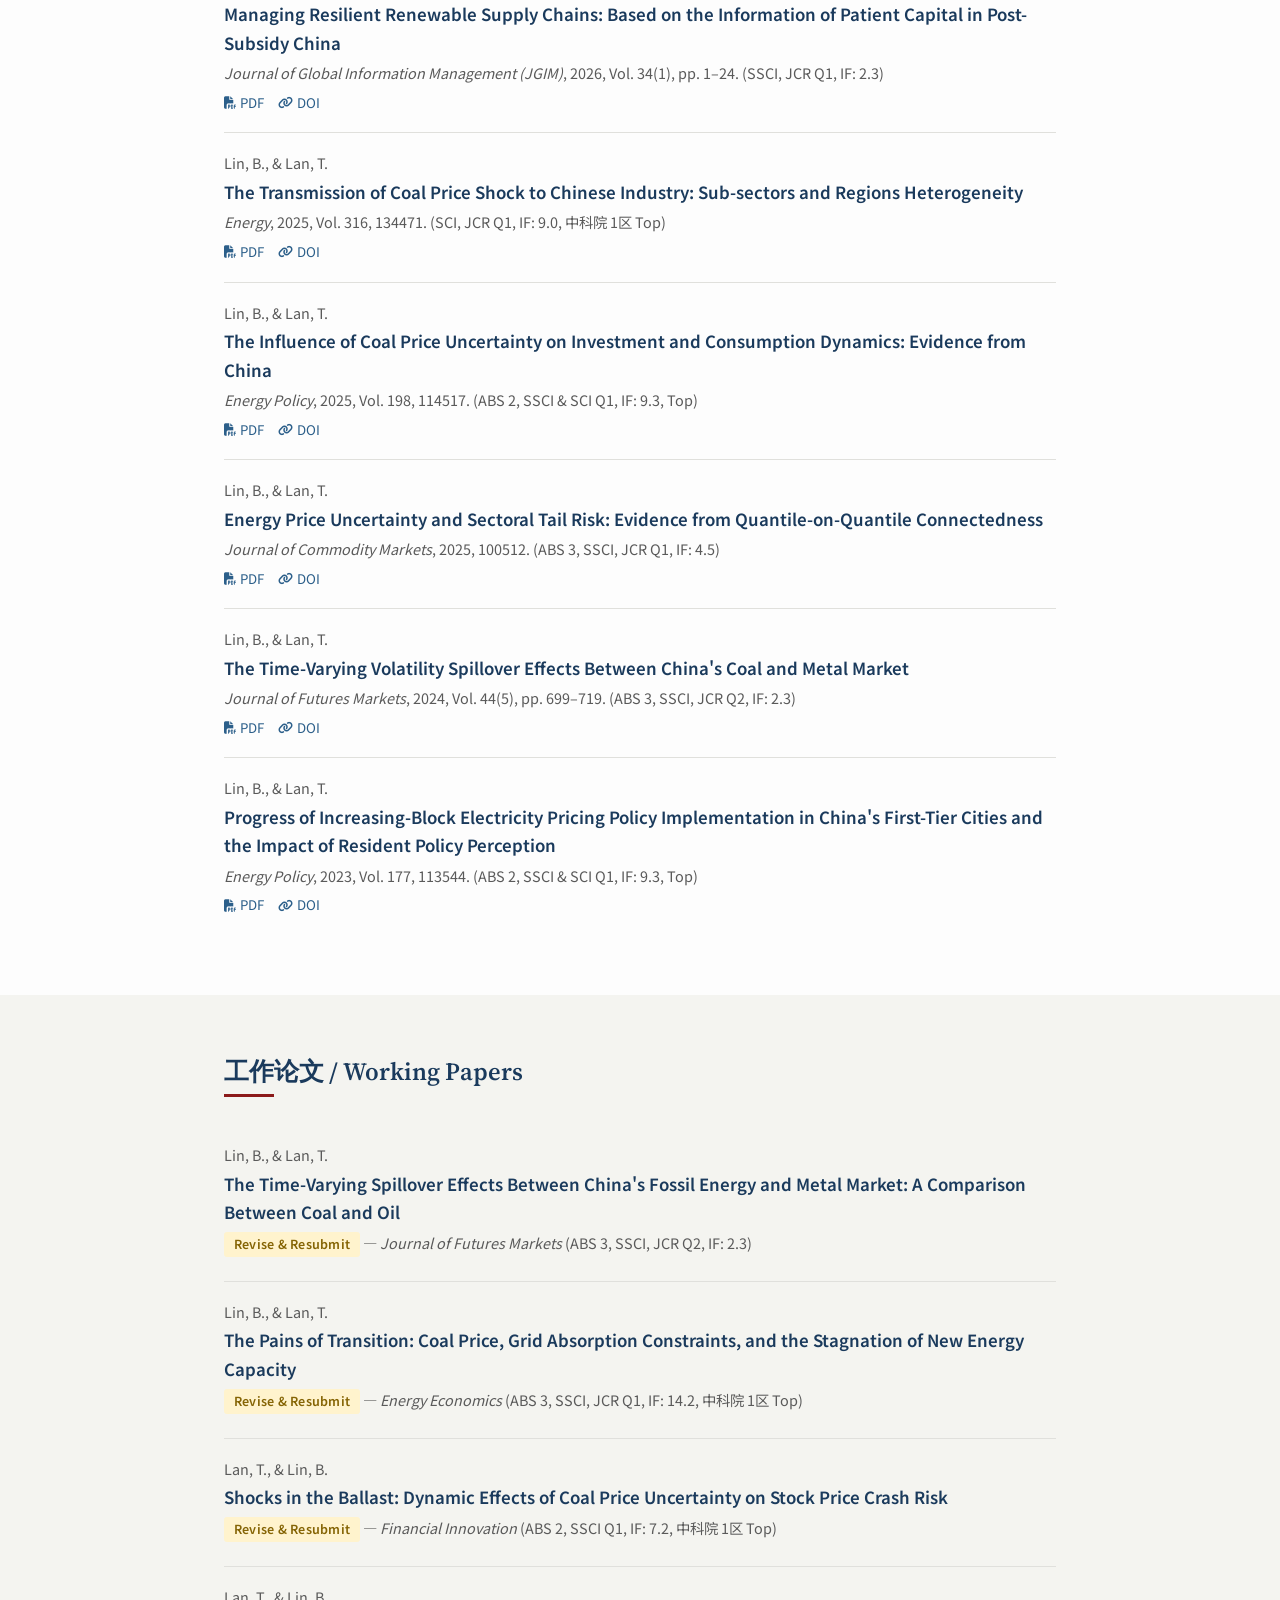
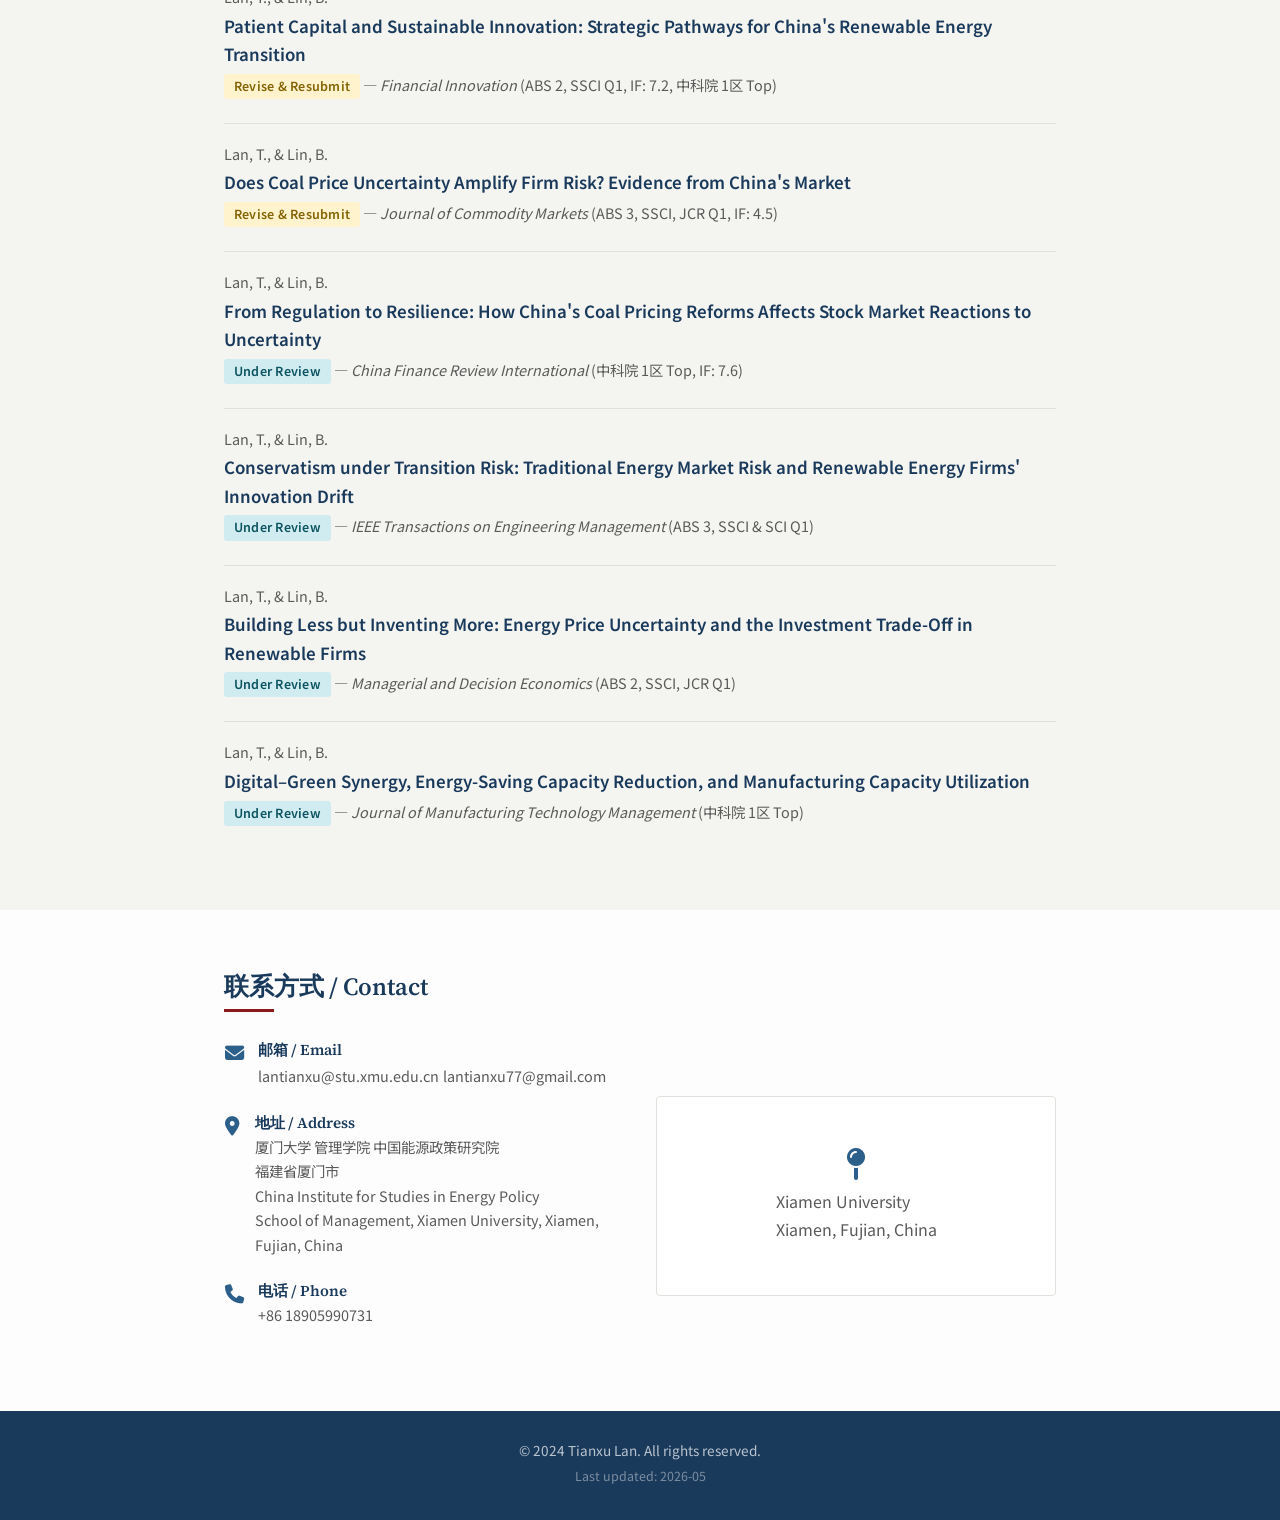
<file: academic-website/index.html>
<!DOCTYPE html>
<html lang="zh-CN">
<head>
  <meta charset="UTF-8">
  <meta name="viewport" content="width=device-width, initial-scale=1.0">
  <title>兰天旭 / Tianxu Lan — 个人学术主页</title>
  <link rel="stylesheet" href="style.css">
  <link rel="stylesheet" href="https://cdnjs.cloudflare.com/ajax/libs/font-awesome/6.5.0/css/all.min.css">
  <link rel="preconnect" href="https://fonts.googleapis.com">
  <link rel="preconnect" href="https://fonts.gstatic.com" crossorigin>
  <link href="https://fonts.googleapis.com/css2?family=Noto+Sans+SC:wght@300;400;500;700&family=Source+Serif+4:ital,opsz,wght@0,8..60,400;0,8..60,600;1,8..60,400&display=swap" rel="stylesheet">
</head>
<body>

  <!-- ========== Navigation ========== -->
  <nav class="navbar" id="navbar">
    <div class="nav-container">
      <a href="#home" class="nav-brand">Tianxu Lan</a>
      <button class="nav-toggle" id="navToggle" aria-label="Toggle navigation">
        <span></span>
        <span></span>
        <span></span>
      </button>
      <ul class="nav-links" id="navLinks">
        <li><a href="#home">Home</a></li>
        <li><a href="#education">Education</a></li>
        <li><a href="#publications">Publications</a></li>
        <li><a href="#working-papers">Working Papers</a></li>
        <li><a href="#contact">Contact</a></li>
      </ul>
    </div>
  </nav>

  <!-- ========== Hero / Header ========== -->
  <header id="home" class="hero">
    <div class="container hero-grid">
      <div class="hero-photo">
        <div class="photo-placeholder">
          <i class="fa-solid fa-user-graduate"></i>
        </div>
      </div>
      <div class="hero-text">
        <h1 class="hero-name">
          兰天旭 <span class="hero-name-en">Tianxu Lan</span>
        </h1>
        <p class="hero-title">博士研究生 / Ph.D. Candidate</p>
        <p class="hero-affiliation">
          <i class="fa-solid fa-building-columns"></i>
          厦门大学 管理学院 中国能源政策研究院<br>
          <span class="hero-affiliation-en">China Institute for Studies in Energy Policy, School of Management, Xiamen University</span>
        </p>
        <p class="hero-advisor">
          <i class="fa-solid fa-user-tie"></i> 导师 / Advisor: 林伯强 (长江学者) / Prof. Boqiang Lin
        </p>
        <div class="hero-links">
          <a href="#" title="CV / 简历"><i class="fa-solid fa-file-pdf"></i> CV</a>
          <a href="https://scholar.google.com/citations?hl=zh-CN&user=8NVWp2YAAAAJ" title="Google Scholar"><i class="fa-brands fa-google-scholar"></i> Google Scholar</a>
          <a href="https://orcid.org/0000-0001-9832-9805" title="ORCID"><i class="fa-brands fa-researchgate"></i> ResearchGate</a>
          <a href="mailto:lantianxu@stu.xmu.edu.cn" title="Email"><i class="fa-solid fa-envelope"></i> Email</a>
        </div>
      </div>
    </div>
  </header>

  <!-- ========== About Section ========== -->
  <section id="about" class="section">
    <div class="container">
      <h2 class="section-title">About / 简介</h2>
      <div class="about-text">
        <p>
          我是厦门大学管理学院中国能源政策研究院的博士研究生（硕博连读），师从林伯强教授。
          我的研究领域主要涵盖能源经济、公司金融与资产定价，关注能源价格波动对宏观经济与微观企业行为的影响。
        </p>
        <p>
          I am a Ph.D. candidate at the China Institute for Studies in Energy Policy, School of Management,
          Xiamen University, under the supervision of Prof. Boqiang Lin. My research interests include
          Energy Economics, Corporate Finance, and Asset Pricing, with a focus on the impacts of energy
          price fluctuations on macroeconomic and firm-level outcomes.
        </p>
        <h3>研究兴趣 / Research Interests</h3>
        <ul class="interest-tags">
          <li>能源经济 / Energy Economics</li>
          <li>公司金融 / Corporate Finance</li>
          <li>资产定价 / Asset Pricing</li>
        </ul>
      </div>
    </div>
  </section>

  <!-- ========== Education Section ========== -->
  <section id="education" class="section section-alt">
    <div class="container">
      <h2 class="section-title">教育背景 / Education</h2>
      <div class="timeline">
        <div class="timeline-item">
          <div class="timeline-dot"></div>
          <div class="timeline-content">
            <span class="timeline-year">2023.09 — 至今 (Present)</span>
            <h3>管理学博士 / Ph.D. in Management</h3>
            <p class="timeline-school">厦门大学 / Xiamen University</p>
            <p class="timeline-note">技术经济及管理 / Technical Economics and Management (硕博连读)</p>
          </div>
        </div>
        <div class="timeline-item">
          <div class="timeline-dot"></div>
          <div class="timeline-content">
            <span class="timeline-year">2021.09 — 2023.06</span>
            <h3>管理学硕士 / M.A. in Management</h3>
            <p class="timeline-school">厦门大学 / Xiamen University</p>
            <p class="timeline-note">技术经济及管理 / Technical Economics and Management (硕博连读)</p>
          </div>
        </div>
        <div class="timeline-item">
          <div class="timeline-dot"></div>
          <div class="timeline-content">
            <span class="timeline-year">2017.09 — 2021.06</span>
            <h3>管理学学士 / B.A. in Management</h3>
            <p class="timeline-school">厦门大学 / Xiamen University</p>
            <p class="timeline-note">会计学 / Accounting</p>
          </div>
        </div>
      </div>
    </div>
  </section>

  <!-- ========== Publications Section ========== -->
  <section id="publications" class="section">
    <div class="container">
      <h2 class="section-title">发表论文 / Publications</h2>
      <ol class="paper-list">
        <li class="paper-item">
          <div class="paper-authors">Lan, T., &amp; Lin, B.</div>
          <div class="paper-title">Managing Resilient Renewable Supply Chains: Based on the Information of Patient Capital in Post-Subsidy China</div>
          <div class="paper-journal">
            <em>Journal of Global Information Management (JGIM)</em>, 2026, Vol. 34(1), pp. 1–24. (SSCI, JCR Q1, IF: 2.3)
          </div>
          <div class="paper-links">
            <a href="#"><i class="fa-solid fa-file-pdf"></i> PDF</a>
            <a href="https://doi.org/10.4018/JGIM.408723"><i class="fa-solid fa-link"></i> DOI</a>
          </div>
        </li>
        <li class="paper-item">
          <div class="paper-authors">Lin, B., &amp; Lan, T.</div>
          <div class="paper-title">The Transmission of Coal Price Shock to Chinese Industry: Sub-sectors and Regions Heterogeneity</div>
          <div class="paper-journal">
            <em>Energy</em>, 2025, Vol. 316, 134471. (SCI, JCR Q1, IF: 9.0, 中科院 1区 Top)
          </div>
          <div class="paper-links">
            <a href="#"><i class="fa-solid fa-file-pdf"></i> PDF</a>
            <a href="https://doi.org/10.1016/j.energy.2025.134471"><i class="fa-solid fa-link"></i> DOI</a>
          </div>
        </li>
        <li class="paper-item">
          <div class="paper-authors">Lin, B., &amp; Lan, T.</div>
          <div class="paper-title">The Influence of Coal Price Uncertainty on Investment and Consumption Dynamics: Evidence from China</div>
          <div class="paper-journal">
            <em>Energy Policy</em>, 2025, Vol. 198, 114517. (ABS 2, SSCI &amp; SCI Q1, IF: 9.3, Top)
          </div>
          <div class="paper-links">
            <a href="#"><i class="fa-solid fa-file-pdf"></i> PDF</a>
            <a href="https://doi.org/10.1016/j.enpol.2025.114517"><i class="fa-solid fa-link"></i> DOI</a>
          </div>
        </li>
        <li class="paper-item">
          <div class="paper-authors">Lin, B., &amp; Lan, T.</div>
          <div class="paper-title">Energy Price Uncertainty and Sectoral Tail Risk: Evidence from Quantile-on-Quantile Connectedness</div>
          <div class="paper-journal">
            <em>Journal of Commodity Markets</em>, 2025, 100512. (ABS 3, SSCI, JCR Q1, IF: 4.5)
          </div>
          <div class="paper-links">
            <a href="#"><i class="fa-solid fa-file-pdf"></i> PDF</a>
            <a href="https://doi.org/10.1016/j.jcomm.2025.100512"><i class="fa-solid fa-link"></i> DOI</a>
          </div>
        </li>
        <li class="paper-item">
          <div class="paper-authors">Lin, B., &amp; Lan, T.</div>
          <div class="paper-title">The Time-Varying Volatility Spillover Effects Between China's Coal and Metal Market</div>
          <div class="paper-journal">
            <em>Journal of Futures Markets</em>, 2024, Vol. 44(5), pp. 699–719. (ABS 3, SSCI, JCR Q2, IF: 2.3)
          </div>
          <div class="paper-links">
            <a href="#"><i class="fa-solid fa-file-pdf"></i> PDF</a>
            <a href="https://doi.org/10.1002/fut.22488"><i class="fa-solid fa-link"></i> DOI</a>
          </div>
        </li>
        <li class="paper-item">
          <div class="paper-authors">Lin, B., &amp; Lan, T.</div>
          <div class="paper-title">Progress of Increasing-Block Electricity Pricing Policy Implementation in China's First-Tier Cities and the Impact of Resident Policy Perception</div>
          <div class="paper-journal">
            <em>Energy Policy</em>, 2023, Vol. 177, 113544. (ABS 2, SSCI &amp; SCI Q1, IF: 9.3, Top)
          </div>
          <div class="paper-links">
            <a href="#"><i class="fa-solid fa-file-pdf"></i> PDF</a>
            <a href="https://doi.org/10.1016/j.enpol.2023.113544"><i class="fa-solid fa-link"></i> DOI</a>
          </div>
        </li>
      </ol>
    </div>
  </section>

  <!-- ========== Working Papers Section ========== -->
  <section id="working-papers" class="section section-alt">
    <div class="container">
      <h2 class="section-title">工作论文 / Working Papers</h2>
      <ol class="paper-list">
        <li class="paper-item">
          <div class="paper-authors">Lin, B., &amp; Lan, T.</div>
          <div class="paper-title">The Time-Varying Spillover Effects Between China's Fossil Energy and Metal Market: A Comparison Between Coal and Oil</div>
          <div class="paper-status">
            <span class="badge badge-revise">Revise &amp; Resubmit</span> &mdash; <em>Journal of Futures Markets</em> (ABS 3, SSCI, JCR Q2, IF: 2.3)
          </div>
        </li>
        <li class="paper-item">
          <div class="paper-authors">Lin, B., &amp; Lan, T.</div>
          <div class="paper-title">The Pains of Transition: Coal Price, Grid Absorption Constraints, and the Stagnation of New Energy Capacity</div>
          <div class="paper-status">
            <span class="badge badge-revise">Revise &amp; Resubmit</span> &mdash; <em>Energy Economics</em> (ABS 3, SSCI, JCR Q1, IF: 14.2, 中科院 1区 Top)
          </div>
        </li>
        <li class="paper-item">
          <div class="paper-authors">Lan, T., &amp; Lin, B.</div>
          <div class="paper-title">Shocks in the Ballast: Dynamic Effects of Coal Price Uncertainty on Stock Price Crash Risk</div>
          <div class="paper-status">
            <span class="badge badge-revise">Revise &amp; Resubmit</span> &mdash; <em>Financial Innovation</em> (ABS 2, SSCI Q1, IF: 7.2, 中科院 1区 Top)
          </div>
        </li>
        <li class="paper-item">
          <div class="paper-authors">Lan, T., &amp; Lin, B.</div>
          <div class="paper-title">Patient Capital and Sustainable Innovation: Strategic Pathways for China's Renewable Energy Transition</div>
          <div class="paper-status">
            <span class="badge badge-revise">Revise &amp; Resubmit</span> &mdash; <em>Financial Innovation</em> (ABS 2, SSCI Q1, IF: 7.2, 中科院 1区 Top)
          </div>
        </li>
        <li class="paper-item">
          <div class="paper-authors">Lan, T., &amp; Lin, B.</div>
          <div class="paper-title">Does Coal Price Uncertainty Amplify Firm Risk? Evidence from China's Market</div>
          <div class="paper-status">
            <span class="badge badge-revise">Revise &amp; Resubmit</span> &mdash; <em>Journal of Commodity Markets</em> (ABS 3, SSCI, JCR Q1, IF: 4.5)
          </div>
        </li>
        <li class="paper-item">
          <div class="paper-authors">Lan, T., &amp; Lin, B.</div>
          <div class="paper-title">From Regulation to Resilience: How China's Coal Pricing Reforms Affects Stock Market Reactions to Uncertainty</div>
          <div class="paper-status">
            <span class="badge badge-work">Under Review</span> &mdash; <em>China Finance Review International</em> (中科院 1区 Top, IF: 7.6)
          </div>
        </li>
        <li class="paper-item">
          <div class="paper-authors">Lan, T., &amp; Lin, B.</div>
          <div class="paper-title">Conservatism under Transition Risk: Traditional Energy Market Risk and Renewable Energy Firms' Innovation Drift</div>
          <div class="paper-status">
            <span class="badge badge-work">Under Review</span> &mdash; <em>IEEE Transactions on Engineering Management</em> (ABS 3, SSCI &amp; SCI Q1)
          </div>
        </li>
        <li class="paper-item">
          <div class="paper-authors">Lan, T., &amp; Lin, B.</div>
          <div class="paper-title">Building Less but Inventing More: Energy Price Uncertainty and the Investment Trade-Off in Renewable Firms</div>
          <div class="paper-status">
            <span class="badge badge-work">Under Review</span> &mdash; <em>Managerial and Decision Economics</em> (ABS 2, SSCI, JCR Q1)
          </div>
        </li>
         <li class="paper-item">
          <div class="paper-authors">Lan, T., &amp; Lin, B.</div>
          <div class="paper-title">Digital–Green Synergy, Energy-Saving Capacity Reduction, and Manufacturing Capacity Utilization</div>
          <div class="paper-status">
            <span class="badge badge-work">Under Review</span> &mdash; <em>Journal of Manufacturing Technology Management</em> (中科院 1区 Top)
          </div>
        </li>
      </ol>
    </div>
  </section>

  <!-- ========== Contact Section ========== -->
  <section id="contact" class="section">
    <div class="container">
      <h2 class="section-title">联系方式 / Contact</h2>
      <div class="contact-grid">
        <div class="contact-info">
          <div class="contact-item">
            <i class="fa-solid fa-envelope"></i>
            <div>
              <h4>邮箱 / Email</h4>
              <a href="mailto:lantianxu@stu.xmu.edu.cn">lantianxu@stu.xmu.edu.cn</a>
              <a href="mailto:lantianxu77@gmail.com">lantianxu77@gmail.com</a>
            </div>
          </div>
          <div class="contact-item">
            <i class="fa-solid fa-location-dot"></i>
            <div>
              <h4>地址 / Address</h4>
              <p>厦门大学 管理学院 中国能源政策研究院<br>福建省厦门市<br>China Institute for Studies in Energy Policy<br>School of Management, Xiamen University, Xiamen, Fujian, China</p>
            </div>
          </div>
          <div class="contact-item">
            <i class="fa-solid fa-phone"></i>
            <div>
              <h4>电话 / Phone</h4>
              <p>+86 18905990731</p>
            </div>
          </div>
        </div>
        <div class="contact-map">
          <div class="map-placeholder">
            <i class="fa-solid fa-map-pin"></i>
            <p>Xiamen University<br>Xiamen, Fujian, China</p>
          </div>
        </div>
      </div>
    </div>
  </section>

  <!-- ========== Footer ========== -->
  <footer class="footer">
    <div class="container">
      <p>&copy; 2024 Tianxu Lan. All rights reserved.</p>
      <p class="footer-update">Last updated: 2026-05</p>
    </div>
  </footer>

  <script src="script.js"></script>
</body>
</html>
</file>
<file: styles.css>
:root {
  --ink: #16242d;
  --muted: #667177;
  --navy: #0d2d43;
  --navy-deep: #071f30;
  --teal: #117e84;
  --teal-dark: #0a636a;
  --aqua: #9ed9d3;
  --aqua-pale: #dff1ee;
  --gold: #b98934;
  --gold-pale: #f2e7cc;
  --paper: #f2efe8;
  --paper-deep: #e8e3d9;
  --white: #fffdf8;
  --line: #d5d1c8;
  --line-dark: rgba(22, 36, 45, 0.22);
  --serif: Georgia, "Times New Roman", serif;
  --sans: Inter, "Segoe UI", Arial, "Microsoft YaHei", sans-serif;
  --shell: min(100% - 64px, 1180px);
  --header-height: 78px;
  --shadow: 0 24px 70px rgba(3, 24, 38, 0.22);
}

*,
*::before,
*::after {
  box-sizing: border-box;
}

html {
  scroll-behavior: smooth;
  scroll-padding-top: calc(var(--header-height) + 18px);
}

body {
  margin: 0;
  color: var(--ink);
  background: var(--paper);
  font-family: var(--sans);
  font-size: 16px;
  line-height: 1.65;
  text-rendering: optimizeLegibility;
  -webkit-font-smoothing: antialiased;
}

body.menu-open {
  overflow: hidden;
}

a {
  color: inherit;
  text-decoration: none;
}

button,
input,
textarea {
  font: inherit;
}

button {
  color: inherit;
}

img {
  display: block;
  max-width: 100%;
}

[hidden] {
  display: none !important;
}

.shell {
  width: var(--shell);
  margin-inline: auto;
}

.sr-only {
  position: absolute;
  width: 1px;
  height: 1px;
  padding: 0;
  margin: -1px;
  overflow: hidden;
  clip: rect(0, 0, 0, 0);
  white-space: nowrap;
  border: 0;
}

.skip-link {
  position: fixed;
  z-index: 200;
  top: 12px;
  left: 12px;
  padding: 10px 14px;
  color: var(--navy-deep);
  background: var(--aqua);
  transform: translateY(-160%);
  transition: transform 150ms ease;
}

.skip-link:focus {
  transform: translateY(0);
}

:focus-visible {
  outline: 3px solid var(--aqua);
  outline-offset: 3px;
}

.scroll-progress {
  position: fixed;
  z-index: 130;
  inset: 0 0 auto;
  height: 3px;
  background: transparent;
}

.scroll-progress span {
  display: block;
  width: 0;
  height: 100%;
  background: var(--aqua);
}

.site-header {
  position: fixed;
  z-index: 120;
  inset: 0 0 auto;
  color: white;
  background: rgba(7, 31, 48, 0.96);
  border-bottom: 1px solid rgba(255, 255, 255, 0.11);
  backdrop-filter: blur(16px);
}

.header-inner {
  display: grid;
  grid-template-columns: auto 1fr auto;
  align-items: center;
  gap: 30px;
  min-height: var(--header-height);
}

.brand {
  display: inline-flex;
  align-items: center;
  gap: 12px;
  width: max-content;
}

.brand-mark {
  display: grid;
  place-items: center;
  width: 38px;
  height: 38px;
  color: var(--navy-deep);
  background: var(--aqua);
  border-radius: 50%;
  font-family: var(--serif);
  font-size: 13px;
  font-weight: 700;
  letter-spacing: 0.04em;
}

.brand-copy {
  display: grid;
  line-height: 1.1;
}

.brand-copy strong {
  font-family: var(--serif);
  font-size: 17px;
  font-weight: 600;
}

.brand-copy small {
  margin-top: 4px;
  color: rgba(255, 255, 255, 0.52);
  font-size: 9px;
  font-weight: 700;
  letter-spacing: 0.13em;
  text-transform: uppercase;
}

.site-nav {
  display: flex;
  justify-content: flex-end;
  align-items: center;
  gap: clamp(18px, 2.4vw, 34px);
}

.site-nav a {
  position: relative;
  padding: 28px 0 24px;
  color: rgba(255, 255, 255, 0.68);
  font-size: 11px;
  font-weight: 750;
  letter-spacing: 0.08em;
  text-transform: uppercase;
  transition: color 160ms ease;
}

.site-nav a::after {
  position: absolute;
  content: "";
  inset: auto 0 0;
  height: 2px;
  background: var(--aqua);
  transform: scaleX(0);
  transform-origin: left;
  transition: transform 160ms ease;
}

.site-nav a:hover,
.site-nav a[aria-current="true"] {
  color: white;
}

.site-nav a:hover::after,
.site-nav a[aria-current="true"]::after {
  transform: scaleX(1);
}

.language-toggle,
.menu-toggle {
  border: 0;
  cursor: pointer;
}

.language-toggle {
  min-width: 54px;
  padding: 8px 10px;
  color: var(--aqua);
  background: transparent;
  border: 1px solid rgba(158, 217, 211, 0.38);
  border-radius: 999px;
  font-size: 11px;
  font-weight: 750;
}

.language-toggle:hover {
  color: var(--navy-deep);
  background: var(--aqua);
}

.menu-toggle {
  display: none;
  width: 42px;
  height: 42px;
  padding: 10px;
  background: transparent;
}

.menu-toggle > span:not(.sr-only) {
  display: block;
  width: 21px;
  height: 1px;
  margin: 5px auto;
  background: white;
}

.hero {
  position: relative;
  min-height: 730px;
  padding: 158px 0 92px;
  color: white;
  background:
    radial-gradient(circle at 82% 36%, rgba(30, 139, 143, 0.26), transparent 32%),
    linear-gradient(112deg, var(--navy-deep) 0%, var(--navy) 62%, #123e50 100%);
  overflow: hidden;
}

.hero::before {
  position: absolute;
  content: "";
  inset: 0;
  pointer-events: none;
  opacity: 0.1;
  background-image:
    linear-gradient(rgba(255, 255, 255, 0.2) 1px, transparent 1px),
    linear-gradient(90deg, rgba(255, 255, 255, 0.2) 1px, transparent 1px);
  background-size: 54px 54px;
  mask-image: linear-gradient(100deg, transparent 20%, black 70%);
}

.hero-grid {
  position: relative;
  z-index: 1;
  display: grid;
  grid-template-columns: minmax(0, 1.25fr) minmax(370px, 0.75fr);
  align-items: center;
  gap: clamp(60px, 8vw, 118px);
}

.eyebrow,
.section-kicker,
.card-label,
.activity-label {
  margin: 0 0 18px;
  color: var(--teal);
  font-size: 10px;
  font-weight: 800;
  letter-spacing: 0.16em;
  text-transform: uppercase;
}

.eyebrow {
  color: var(--aqua);
}

.hero h1 {
  margin: 0;
  font-family: var(--serif);
  font-size: clamp(76px, 9.5vw, 128px);
  font-weight: 500;
  line-height: 0.86;
  letter-spacing: -0.065em;
}

.hero h1 span {
  color: var(--aqua);
}

.hero-role {
  margin: 34px 0 4px;
  font-family: var(--serif);
  font-size: clamp(19px, 2.2vw, 26px);
  line-height: 1.3;
}

.hero-affiliation {
  margin: 0;
  color: rgba(255, 255, 255, 0.58);
  font-size: 12px;
  font-weight: 650;
  letter-spacing: 0.035em;
}

.hero-statement {
  max-width: 690px;
  margin: 30px 0 0;
  color: rgba(255, 255, 255, 0.74);
  font-family: var(--serif);
  font-size: clamp(19px, 2.2vw, 27px);
  line-height: 1.48;
}

.hero-actions {
  display: flex;
  flex-wrap: wrap;
  align-items: center;
  gap: 12px;
  margin-top: 35px;
}

.button {
  display: inline-flex;
  align-items: center;
  justify-content: center;
  min-height: 44px;
  padding: 0 18px;
  border: 1px solid transparent;
  border-radius: 3px;
  font-size: 12px;
  font-weight: 800;
  letter-spacing: 0.025em;
  transition: transform 160ms ease, background 160ms ease;
}

.button:hover {
  transform: translateY(-2px);
}

.button-primary {
  color: var(--navy-deep);
  background: var(--aqua);
}

.button-primary:hover {
  background: white;
}

.button-secondary {
  color: white;
  border-color: rgba(255, 255, 255, 0.35);
}

.button-secondary:hover {
  background: rgba(255, 255, 255, 0.08);
}

.text-link {
  padding: 8px 4px;
  border-bottom: 1px solid currentColor;
  font-size: 12px;
  font-weight: 750;
}

.hero-profile {
  position: relative;
  padding: 18px;
  background: rgba(255, 255, 255, 0.06);
  border: 1px solid rgba(255, 255, 255, 0.17);
  box-shadow: var(--shadow);
}

.portrait-card {
  display: grid;
  grid-template-columns: 138px 1fr;
  align-items: end;
  gap: 18px;
  padding: 14px;
  color: var(--navy-deep);
  background: var(--white);
}

.portrait-card img {
  width: 138px;
  height: 194px;
  object-fit: cover;
  object-position: center top;
  filter: saturate(0.9) contrast(1.03);
}

.portrait-card div {
  display: grid;
  padding-bottom: 4px;
}

.portrait-card span {
  color: var(--teal);
  font-size: 9px;
  font-weight: 800;
  letter-spacing: 0.15em;
  text-transform: uppercase;
}

.portrait-card strong {
  margin-top: 5px;
  font-family: var(--serif);
  font-size: 18px;
  font-weight: 600;
}

.research-counts {
  display: grid;
  grid-template-columns: repeat(2, 1fr);
  margin-top: 14px;
  border-top: 1px solid rgba(255, 255, 255, 0.17);
  border-left: 1px solid rgba(255, 255, 255, 0.17);
}

.research-counts > div {
  display: grid;
  min-height: 112px;
  align-content: center;
  padding: 15px 17px;
  border-right: 1px solid rgba(255, 255, 255, 0.17);
  border-bottom: 1px solid rgba(255, 255, 255, 0.17);
}

.research-counts .count-total {
  grid-column: 1 / -1;
  grid-template-columns: auto 1fr;
  align-items: baseline;
  gap: 15px;
  min-height: 102px;
}

.research-counts strong {
  color: var(--aqua);
  font-family: var(--serif);
  font-size: 42px;
  font-weight: 500;
  line-height: 1;
}

.research-counts span {
  color: rgba(255, 255, 255, 0.62);
  font-size: 10px;
  font-weight: 750;
  letter-spacing: 0.04em;
  text-transform: uppercase;
}

.profile-note {
  margin: 14px 2px 1px;
  color: rgba(255, 255, 255, 0.46);
  font-size: 10px;
  text-align: right;
}

.research-strip {
  padding: 70px 0 76px;
  background: var(--white);
  border-bottom: 1px solid var(--line);
}

.strip-heading {
  display: grid;
  grid-template-columns: minmax(250px, 0.65fr) minmax(0, 1.35fr);
  align-items: end;
  gap: 70px;
  margin-bottom: 38px;
}

.strip-heading .section-kicker {
  margin: 0 0 7px;
}

.strip-heading h2 {
  max-width: 820px;
  margin: 0;
  font-family: var(--serif);
  font-size: clamp(31px, 4vw, 51px);
  font-weight: 500;
  line-height: 1.08;
  letter-spacing: -0.035em;
}

.agenda-grid {
  display: grid;
  grid-template-columns: repeat(3, 1fr);
  border-top: 1px solid var(--ink);
  border-bottom: 1px solid var(--line);
}

.agenda-grid article {
  display: grid;
  grid-template-columns: 30px 1fr;
  gap: 15px;
  min-height: 178px;
  padding: 27px 25px 27px 0;
  border-right: 1px solid var(--line);
}

.agenda-grid article + article {
  padding-left: 25px;
}

.agenda-grid article:last-child {
  border-right: 0;
}

.agenda-grid article > span {
  color: var(--teal);
  font-size: 10px;
  font-weight: 850;
}

.agenda-grid h3 {
  margin: -4px 0 10px;
  color: var(--navy-deep);
  font-family: var(--serif);
  font-size: 21px;
  font-weight: 600;
  line-height: 1.25;
}

.agenda-grid p {
  margin: 0;
  color: var(--muted);
  font-size: 12px;
}

.section {
  padding: 112px 0;
}

.section-heading {
  display: grid;
  grid-template-columns: minmax(0, 1.1fr) minmax(310px, 0.9fr);
  align-items: end;
  gap: clamp(50px, 8vw, 100px);
  margin-bottom: 50px;
}

.section-heading h2,
.projects-lead h2,
.contact-grid h2 {
  margin: 0;
  color: var(--navy-deep);
  font-family: var(--serif);
  font-size: clamp(43px, 5.7vw, 69px);
  font-weight: 500;
  line-height: 1.01;
  letter-spacing: -0.045em;
}

.section-intro {
  margin: 0 0 5px;
  color: var(--muted);
  font-size: 14px;
}

.publications-section {
  background: var(--paper);
}

.publication-toolbar {
  display: flex;
  align-items: center;
  justify-content: space-between;
  gap: 30px;
  margin-bottom: 44px;
  padding: 11px;
  background: var(--white);
  border: 1px solid var(--line);
}

.filter-group {
  display: flex;
  flex-wrap: wrap;
  gap: 7px;
}

.filter-button {
  display: inline-flex;
  align-items: center;
  gap: 12px;
  min-height: 39px;
  padding: 0 14px;
  color: var(--muted);
  background: transparent;
  border: 1px solid transparent;
  cursor: pointer;
  font-size: 11px;
  font-weight: 750;
}

.filter-button b {
  display: grid;
  place-items: center;
  min-width: 24px;
  height: 24px;
  padding: 0 6px;
  color: var(--teal-dark);
  background: var(--aqua-pale);
  border-radius: 999px;
  font-size: 9px;
}

.filter-button:hover {
  color: var(--navy-deep);
  border-color: var(--line);
}

.filter-button.is-active {
  color: white;
  background: var(--navy);
  border-color: var(--navy);
}

.filter-button.is-active b {
  color: var(--navy-deep);
  background: var(--aqua);
}

.results-count {
  margin: 0 8px 0 0;
  color: var(--teal);
  font-family: var(--serif);
  font-size: 14px;
}

.paper-group + .paper-group {
  margin-top: 76px;
}

.paper-group-header {
  display: flex;
  align-items: end;
  justify-content: space-between;
  gap: 30px;
  padding: 0 0 16px;
  border-bottom: 2px solid var(--ink);
}

.paper-group-header div {
  display: flex;
  align-items: baseline;
  gap: 17px;
}

.paper-group-header div > span {
  color: var(--teal);
  font-family: var(--serif);
  font-size: 32px;
}

.paper-group-header h3 {
  margin: 0;
  color: var(--navy-deep);
  font-family: var(--serif);
  font-size: clamp(26px, 3vw, 38px);
  font-weight: 600;
  letter-spacing: -0.025em;
}

.paper-group-header p {
  margin: 0 0 3px;
  color: var(--muted);
  font-size: 10px;
  font-weight: 750;
  letter-spacing: 0.09em;
  text-transform: uppercase;
}

.paper-list {
  background: rgba(255, 253, 248, 0.55);
}

.paper-entry {
  display: grid;
  grid-template-columns: 54px minmax(0, 1fr) auto;
  align-items: start;
  gap: 22px;
  padding: 27px 20px 26px 0;
  border-bottom: 1px solid var(--line);
}

.paper-entry:hover {
  background: rgba(255, 253, 248, 0.9);
}

.paper-index {
  padding-top: 3px;
  color: var(--teal);
  font-size: 10px;
  font-weight: 850;
  letter-spacing: 0.06em;
}

.paper-meta {
  display: flex;
  flex-wrap: wrap;
  gap: 4px 16px;
  margin-bottom: 8px;
  color: var(--teal-dark);
  font-size: 9px;
  font-weight: 800;
  letter-spacing: 0.095em;
  text-transform: uppercase;
}

.paper-meta span + span::before {
  content: "•";
  margin-right: 16px;
  color: var(--line-dark);
}

.paper-entry h4 {
  max-width: 870px;
  margin: 0;
  color: var(--navy-deep);
  font-family: var(--serif);
  font-size: clamp(18px, 2vw, 23px);
  font-weight: 600;
  line-height: 1.35;
  letter-spacing: -0.012em;
}

.authors {
  margin: 8px 0 0;
  color: var(--muted);
  font-size: 12px;
}

.authors strong {
  color: var(--ink);
}

.paper-status {
  display: inline-flex;
  align-items: center;
  justify-content: center;
  min-height: 27px;
  min-width: 88px;
  margin-top: 1px;
  padding: 4px 10px;
  border-radius: 999px;
  white-space: nowrap;
  font-size: 8px;
  font-weight: 850;
  letter-spacing: 0.08em;
  text-transform: uppercase;
}

.status-published {
  color: #07565b;
  background: var(--aqua-pale);
}

.status-accepted {
  color: #76520d;
  background: var(--gold-pale);
}

.status-revision {
  color: white;
  background: var(--teal);
}

.status-review {
  color: #495b65;
  background: #e4e8e8;
}

.publication-note {
  margin: 24px 0 0;
  color: var(--muted);
  font-size: 10px;
}

.education-section {
  color: white;
  background:
    linear-gradient(90deg, rgba(255,255,255,.025) 1px, transparent 1px) 0 0 / 48px 48px,
    linear-gradient(rgba(255,255,255,.025) 1px, transparent 1px) 0 0 / 48px 48px,
    var(--navy);
}

.light-heading h2 {
  color: white;
}

.light-heading .section-kicker,
.education-section .degree-level,
.education-section .card-label {
  color: var(--aqua);
}

.light-heading .section-intro {
  color: rgba(255, 255, 255, 0.62);
}

.education-layout {
  display: grid;
  grid-template-columns: minmax(0, 1.25fr) minmax(340px, 0.75fr);
  gap: clamp(50px, 8vw, 105px);
  align-items: start;
}

.education-timeline {
  border-top: 1px solid rgba(255, 255, 255, 0.44);
}

.education-timeline article {
  display: grid;
  grid-template-columns: 155px 1fr;
  gap: 25px;
  padding: 31px 0 34px;
  border-bottom: 1px solid rgba(255, 255, 255, 0.16);
}

.education-timeline time {
  padding-top: 3px;
  color: var(--aqua);
  font-size: 10px;
  font-weight: 800;
  letter-spacing: 0.05em;
}

.degree-level {
  margin: 0 0 7px;
  font-size: 9px;
  font-weight: 800;
  letter-spacing: 0.14em;
  text-transform: uppercase;
}

.education-timeline h3 {
  margin: 0;
  font-family: var(--serif);
  font-size: clamp(21px, 2.5vw, 29px);
  font-weight: 500;
  line-height: 1.25;
}

.institution {
  margin: 8px 0 0;
  color: rgba(255, 255, 255, 0.67);
  font-size: 12px;
  font-weight: 650;
}

.education-timeline .detail {
  max-width: 640px;
  margin: 13px 0 0;
  color: rgba(255, 255, 255, 0.48);
  font-size: 11px;
}

.recognition-card {
  padding: 32px 30px;
  color: var(--navy-deep);
  background: var(--white);
  box-shadow: var(--shadow);
}

.recognition-card h3 {
  margin: 0 0 25px;
  font-family: var(--serif);
  font-size: 32px;
  font-weight: 600;
}

.recognition-card ul {
  margin: 0;
  padding: 0;
  list-style: none;
  border-top: 1px solid var(--ink);
}

.recognition-card li {
  display: grid;
  grid-template-columns: 62px 1fr;
  gap: 15px;
  padding: 17px 0;
  border-bottom: 1px solid var(--line);
}

.recognition-card time {
  color: var(--teal);
  font-size: 9px;
  font-weight: 850;
  letter-spacing: 0.04em;
  text-transform: uppercase;
}

.recognition-card li span {
  font-family: var(--serif);
  font-size: 15px;
  line-height: 1.35;
}

.projects-section {
  background: var(--white);
}

.projects-layout {
  display: grid;
  grid-template-columns: minmax(320px, 0.78fr) minmax(0, 1.22fr);
  gap: clamp(60px, 9vw, 126px);
}

.projects-lead h2 {
  font-size: clamp(42px, 5vw, 61px);
}

.projects-lead > p:last-child {
  margin: 28px 0 0;
  color: var(--muted);
  font-size: 14px;
}

.project-stack {
  border-top: 2px solid var(--ink);
}

.project-stack article {
  display: grid;
  grid-template-columns: 42px 1fr;
  gap: 20px;
  padding: 29px 0 33px;
  border-bottom: 1px solid var(--line);
}

.project-stack article > span {
  color: var(--teal);
  font-size: 10px;
  font-weight: 850;
}

.project-type {
  margin: 0 0 9px;
  color: var(--teal);
  font-size: 9px;
  font-weight: 850;
  letter-spacing: 0.13em;
  text-transform: uppercase;
}

.project-stack h3 {
  margin: 0;
  color: var(--navy-deep);
  font-family: var(--serif);
  font-size: 24px;
  font-weight: 600;
  line-height: 1.3;
}

.project-stack article div > p:last-child {
  margin: 10px 0 0;
  color: var(--muted);
  font-size: 12px;
}

.activity-strip {
  display: grid;
  grid-template-columns: 0.58fr repeat(3, 1fr);
  margin-top: 75px;
  border-top: 1px solid var(--ink);
  border-bottom: 1px solid var(--line);
}

.activity-label,
.activity-strip article {
  min-height: 133px;
  padding: 22px 22px;
  border-right: 1px solid var(--line);
}

.activity-label {
  margin: 0;
  padding-left: 0;
}

.activity-strip article:last-child {
  border-right: 0;
}

.activity-strip article > span {
  color: var(--teal);
  font-size: 9px;
  font-weight: 850;
  letter-spacing: 0.08em;
  text-transform: uppercase;
}

.activity-strip article p {
  margin: 25px 0 0;
  color: var(--navy-deep);
  font-family: var(--serif);
  font-size: 14px;
  line-height: 1.4;
}

.contact-section {
  padding: 102px 0;
  color: white;
  background: var(--navy-deep);
}

.contact-grid {
  display: grid;
  grid-template-columns: 1.2fr 0.8fr;
  align-items: end;
  gap: 85px;
}

.contact-grid .section-kicker.light {
  color: var(--aqua);
}

.contact-grid h2 {
  max-width: 750px;
  color: white;
}

.contact-action > p:first-child {
  margin: 0 0 20px;
  color: rgba(255, 255, 255, 0.6);
  font-size: 13px;
}

.contact-action a {
  display: flex;
  justify-content: space-between;
  gap: 20px;
  padding: 16px 0;
  color: var(--aqua);
  border-top: 1px solid rgba(255, 255, 255, 0.28);
  border-bottom: 1px solid rgba(255, 255, 255, 0.28);
  font-family: var(--serif);
  font-size: clamp(16px, 2vw, 22px);
}

.privacy-note {
  margin: 13px 0 0;
  color: rgba(255, 255, 255, 0.4);
  font-size: 10px;
}

.site-footer {
  padding: 22px 0;
  color: rgba(255, 255, 255, 0.46);
  background: #041623;
}

.footer-inner {
  display: flex;
  align-items: center;
  justify-content: space-between;
  gap: 24px;
}

.footer-inner p,
.footer-inner a {
  margin: 0;
  font-size: 9px;
  font-weight: 650;
  letter-spacing: 0.06em;
}

@media (max-width: 1020px) {
  :root {
    --shell: min(100% - 42px, 820px);
  }

  .header-inner {
    grid-template-columns: auto 1fr auto auto;
    gap: 12px;
  }

  .menu-toggle {
    display: block;
    justify-self: end;
  }

  .site-nav {
    position: fixed;
    inset: var(--header-height) 0 auto;
    display: none;
    flex-direction: column;
    align-items: flex-start;
    gap: 0;
    padding: 12px max(21px, calc((100vw - 820px) / 2)) 24px;
    background: var(--navy-deep);
    border-bottom: 1px solid rgba(255, 255, 255, 0.12);
  }

  .site-nav.is-open {
    display: flex;
  }

  .site-nav a {
    width: 100%;
    padding: 12px 0;
    border-bottom: 1px solid rgba(255, 255, 255, 0.08);
  }

  .site-nav a::after {
    display: none;
  }

  .hero-grid {
    grid-template-columns: 1fr;
    gap: 55px;
  }

  .hero-profile {
    max-width: 590px;
  }

  .strip-heading,
  .section-heading,
  .education-layout,
  .projects-layout,
  .contact-grid {
    grid-template-columns: 1fr;
    gap: 35px;
  }

  .agenda-grid {
    grid-template-columns: 1fr;
  }

  .agenda-grid article,
  .agenda-grid article + article {
    min-height: auto;
    padding: 24px 0;
    border-right: 0;
    border-bottom: 1px solid var(--line);
  }

  .agenda-grid article:last-child {
    border-bottom: 0;
  }

  .recognition-card {
    max-width: 630px;
  }

  .activity-strip {
    grid-template-columns: 1fr 1fr;
  }

  .activity-label,
  .activity-strip article:nth-child(2) {
    border-bottom: 1px solid var(--line);
  }

  .activity-strip article:nth-child(2) {
    border-right: 0;
  }
}

@media (max-width: 680px) {
  :root {
    --shell: calc(100% - 32px);
    --header-height: 70px;
  }

  .brand-copy small {
    display: none;
  }

  .hero {
    min-height: auto;
    padding: 122px 0 70px;
  }

  .hero h1 {
    font-size: clamp(64px, 20vw, 88px);
  }

  .hero-role {
    margin-top: 27px;
  }

  .hero-statement {
    font-size: 20px;
  }

  .button {
    flex: 1 1 calc(50% - 8px);
  }

  .hero-actions .text-link {
    flex-basis: 100%;
  }

  .hero-profile {
    padding: 11px;
  }

  .portrait-card {
    grid-template-columns: 110px 1fr;
    gap: 14px;
    padding: 10px;
  }

  .portrait-card img {
    width: 110px;
    height: 150px;
  }

  .research-counts > div {
    min-height: 96px;
    padding: 12px;
  }

  .research-counts .count-total {
    min-height: 88px;
  }

  .research-counts strong {
    font-size: 35px;
  }

  .research-strip {
    padding: 64px 0 68px;
  }

  .section {
    padding: 82px 0;
  }

  .section-heading {
    margin-bottom: 35px;
  }

  .section-heading h2,
  .projects-lead h2,
  .contact-grid h2 {
    font-size: 39px;
  }

  .publication-toolbar {
    align-items: stretch;
    flex-direction: column;
    gap: 11px;
  }

  .filter-group {
    display: grid;
    grid-template-columns: 1fr;
  }

  .filter-button {
    justify-content: space-between;
  }

  .results-count {
    margin: 0 4px 2px;
  }

  .paper-group-header {
    align-items: flex-start;
    flex-direction: column;
    gap: 2px;
  }

  .paper-entry {
    grid-template-columns: 38px minmax(0, 1fr);
    gap: 10px;
    padding: 23px 3px 23px 0;
  }

  .paper-status {
    grid-column: 2;
    justify-self: start;
    margin-top: 2px;
  }

  .paper-meta {
    display: grid;
    gap: 3px;
  }

  .paper-meta span + span::before {
    display: none;
  }

  .paper-entry h4 {
    font-size: 18px;
  }

  .education-timeline article {
    grid-template-columns: 1fr;
    gap: 8px;
  }

  .recognition-card {
    padding: 26px 22px;
  }

  .activity-strip {
    grid-template-columns: 1fr;
  }

  .activity-label,
  .activity-strip article {
    min-height: 95px;
    padding-inline: 0;
    border-right: 0;
    border-bottom: 1px solid var(--line);
  }

  .footer-inner {
    flex-direction: column;
    align-items: flex-start;
    gap: 6px;
  }
}

@media (prefers-reduced-motion: reduce) {
  *,
  *::before,
  *::after {
    scroll-behavior: auto !important;
    transition-duration: 0.01ms !important;
    animation-duration: 0.01ms !important;
  }
}
</file>
<file: academic-website/style.css>
/* ========================================
   Academic Personal Website — Style
   Clean, minimal, print-inspired design
   ======================================== */

/* ---------- CSS Variables ---------- */
:root {
  --color-primary: #1a3a5c;      /* deep navy */
  --color-primary-light: #2c5f8a;
  --color-accent: #8b1a1a;       /* dark red / crimson accent */
  --color-text: #2d2d2d;
  --color-text-light: #5a5a5a;
  --color-bg: #fdfdfd;
  --color-bg-alt: #f4f4f0;       /* warm light gray */
  --color-border: #e0e0dc;
  --color-white: #ffffff;
  --font-heading: 'Source Serif 4', 'Noto Serif SC', Georgia, 'Times New Roman', serif;
  --font-body: 'Noto Sans SC', -apple-system, BlinkMacSystemFont, 'Segoe UI', sans-serif;
  --max-width: 880px;
  --radius: 4px;
  --shadow-sm: 0 1px 3px rgba(0,0,0,0.06);
  --shadow-md: 0 4px 12px rgba(0,0,0,0.08);
  --transition: 0.2s ease;
}

/* ---------- Reset & Base ---------- */
*, *::before, *::after {
  margin: 0;
  padding: 0;
  box-sizing: border-box;
}

html {
  scroll-behavior: smooth;
  scroll-padding-top: 70px;
}

body {
  font-family: var(--font-body);
  font-size: 16px;
  line-height: 1.7;
  color: var(--color-text);
  background: var(--color-bg);
  -webkit-font-smoothing: antialiased;
}

.container {
  max-width: var(--max-width);
  margin: 0 auto;
  padding: 0 24px;
}

h1, h2, h3, h4 {
  font-family: var(--font-heading);
  font-weight: 600;
  line-height: 1.3;
  color: var(--color-primary);
}

a {
  color: var(--color-primary-light);
  text-decoration: none;
  transition: color var(--transition);
}
a:hover {
  color: var(--color-accent);
}

/* ---------- Navbar ---------- */
.navbar {
  position: fixed;
  top: 0;
  left: 0;
  right: 0;
  background: rgba(253,253,253,0.95);
  backdrop-filter: blur(8px);
  border-bottom: 1px solid var(--color-border);
  z-index: 1000;
  transition: box-shadow var(--transition);
}
.navbar.scrolled {
  box-shadow: var(--shadow-sm);
}

.nav-container {
  max-width: var(--max-width);
  margin: 0 auto;
  padding: 0 24px;
  display: flex;
  align-items: center;
  justify-content: space-between;
  height: 56px;
}

.nav-brand {
  font-family: var(--font-heading);
  font-size: 1.1rem;
  font-weight: 600;
  color: var(--color-primary) !important;
  letter-spacing: 0.02em;
}

.nav-links {
  list-style: none;
  display: flex;
  gap: 28px;
}

.nav-links a {
  font-size: 0.9rem;
  font-weight: 500;
  color: var(--color-text-light);
  position: relative;
}
.nav-links a::after {
  content: '';
  position: absolute;
  bottom: -4px;
  left: 0;
  right: 0;
  height: 2px;
  background: var(--color-primary);
  transform: scaleX(0);
  transition: transform var(--transition);
}
.nav-links a:hover::after,
.nav-links a.active::after {
  transform: scaleX(1);
}

/* Mobile nav toggle */
.nav-toggle {
  display: none;
  flex-direction: column;
  gap: 5px;
  background: none;
  border: none;
  cursor: pointer;
  padding: 4px;
  z-index: 1001;
}
.nav-toggle span {
  display: block;
  width: 24px;
  height: 2px;
  background: var(--color-primary);
  transition: transform var(--transition), opacity var(--transition);
}
.nav-toggle.active span:nth-child(1) {
  transform: translateY(7px) rotate(45deg);
}
.nav-toggle.active span:nth-child(2) {
  opacity: 0;
}
.nav-toggle.active span:nth-child(3) {
  transform: translateY(-7px) rotate(-45deg);
}

/* ---------- Hero ---------- */
.hero {
  padding: 100px 0 50px;
  background: linear-gradient(180deg, var(--color-bg-alt) 0%, var(--color-bg) 100%);
}

.hero-grid {
  display: flex;
  gap: 40px;
  align-items: center;
}

.hero-photo {
  flex-shrink: 0;
}

.photo-placeholder {
  width: 160px;
  height: 160px;
  border-radius: 50%;
  background: var(--color-bg-alt);
  border: 3px solid var(--color-border);
  display: flex;
  align-items: center;
  justify-content: center;
}
.photo-placeholder i {
  font-size: 56px;
  color: var(--color-primary-light);
  opacity: 0.6;
}

.hero-text {
  flex: 1;
}

.hero-name {
  font-size: 2rem;
  color: var(--color-primary);
  margin-bottom: 4px;
}
.hero-name-en {
  display: block;
  font-size: 1.3rem;
  font-weight: 400;
  color: var(--color-text-light);
  margin-top: 2px;
}

.hero-title {
  font-size: 1.05rem;
  color: var(--color-text-light);
  margin-bottom: 8px;
}

.hero-affiliation {
  font-size: 0.95rem;
  color: var(--color-text-light);
  margin-bottom: 6px;
}
.hero-affiliation i {
  margin-right: 6px;
  color: var(--color-primary-light);
}

.hero-affiliation-en {
  display: block;
  font-size: 0.85rem;
  color: var(--color-text-light);
  opacity: 0.8;
  margin-top: 2px;
}

.hero-advisor {
  font-size: 0.92rem;
  color: var(--color-text-light);
  margin-bottom: 16px;
}
.hero-advisor i {
  margin-right: 6px;
  color: var(--color-primary-light);
}

.hero-links {
  display: flex;
  flex-wrap: wrap;
  gap: 14px;
}
.hero-links a {
  display: inline-flex;
  align-items: center;
  gap: 6px;
  font-size: 0.9rem;
  font-weight: 500;
  padding: 6px 14px;
  border: 1px solid var(--color-border);
  border-radius: var(--radius);
  background: var(--color-white);
  color: var(--color-primary-light);
  transition: all var(--transition);
}
.hero-links a:hover {
  background: var(--color-primary);
  color: var(--color-white);
  border-color: var(--color-primary);
}

/* ---------- Sections ---------- */
.section {
  padding: 60px 0;
}
.section-alt {
  background: var(--color-bg-alt);
}

.section-title {
  font-size: 1.55rem;
  margin-bottom: 28px;
  padding-bottom: 10px;
  position: relative;
}
.section-title::after {
  content: '';
  position: absolute;
  bottom: 0;
  left: 0;
  width: 50px;
  height: 3px;
  background: var(--color-accent);
}

.section-intro {
  color: var(--color-text-light);
  font-size: 0.95rem;
  max-width: 650px;
}

/* ---------- About ---------- */
.about-text p {
  margin-bottom: 16px;
  color: var(--color-text);
}
.about-text h3 {
  font-size: 1.1rem;
  margin: 24px 0 12px;
}

.interest-tags {
  list-style: none;
  display: flex;
  flex-wrap: wrap;
  gap: 10px;
}
.interest-tags li {
  font-size: 0.85rem;
  font-weight: 500;
  padding: 4px 14px;
  border-radius: 20px;
  background: var(--color-primary);
  color: var(--color-white);
}

/* ---------- Timeline (Education) ---------- */
.timeline {
  position: relative;
  padding-left: 30px;
}
.timeline::before {
  content: '';
  position: absolute;
  left: 7px;
  top: 4px;
  bottom: 4px;
  width: 2px;
  background: var(--color-border);
}

.timeline-item {
  position: relative;
  margin-bottom: 32px;
}
.timeline-item:last-child {
  margin-bottom: 0;
}

.timeline-dot {
  position: absolute;
  left: -27px;
  top: 4px;
  width: 12px;
  height: 12px;
  border-radius: 50%;
  background: var(--color-primary-light);
  border: 2px solid var(--color-bg);
  box-shadow: 0 0 0 2px var(--color-primary-light);
}

.timeline-content h3 {
  font-size: 1.05rem;
  margin-bottom: 2px;
}

.timeline-year {
  font-size: 0.85rem;
  font-weight: 600;
  color: var(--color-accent);
  letter-spacing: 0.03em;
}

.timeline-school {
  font-size: 0.95rem;
  color: var(--color-text-light);
  margin-bottom: 4px;
}

.timeline-note {
  font-size: 0.88rem;
  color: var(--color-text-light);
}

/* ---------- Paper List ---------- */
.paper-list {
  list-style: none;
  counter-reset: paper;
}

.paper-item {
  counter-increment: paper;
  padding: 18px 0;
  border-bottom: 1px solid var(--color-border);
}
.paper-item:last-child {
  border-bottom: none;
}

.paper-authors {
  font-size: 0.9rem;
  color: var(--color-text-light);
  margin-bottom: 2px;
}

.paper-title {
  font-size: 1.05rem;
  font-weight: 600;
  color: var(--color-primary);
  margin-bottom: 4px;
}

.paper-journal {
  font-size: 0.9rem;
  color: var(--color-text-light);
  margin-bottom: 6px;
}

.paper-status {
  font-size: 0.9rem;
  color: var(--color-text-light);
  margin-bottom: 6px;
}

.badge {
  display: inline-block;
  font-size: 0.78rem;
  font-weight: 600;
  padding: 2px 10px;
  border-radius: 3px;
  letter-spacing: 0.02em;
}
.badge-revise {
  background: #fff3cd;
  color: #856404;
}
.badge-work {
  background: #d1ecf1;
  color: #0c5460;
}
.badge-draft {
  background: #e8e8e8;
  color: #555;
}

.paper-links {
  display: flex;
  gap: 14px;
}
.paper-links a {
  font-size: 0.83rem;
  display: inline-flex;
  align-items: center;
  gap: 4px;
}
.paper-links a i {
  font-size: 0.75rem;
}

/* ---------- Contact ---------- */
.contact-grid {
  display: grid;
  grid-template-columns: 1fr 1fr;
  gap: 32px;
}

.contact-item {
  display: flex;
  gap: 14px;
  margin-bottom: 24px;
}
.contact-item i {
  font-size: 1.2rem;
  color: var(--color-primary-light);
  margin-top: 4px;
  width: 20px;
  text-align: center;
}
.contact-item h4 {
  font-size: 0.95rem;
  margin-bottom: 2px;
}
.contact-item p, .contact-item a {
  font-size: 0.9rem;
  color: var(--color-text-light);
}

.contact-map {
  display: flex;
  align-items: center;
  justify-content: center;
}

.map-placeholder {
  width: 100%;
  height: 200px;
  border-radius: var(--radius);
  background: var(--color-white);
  border: 1px solid var(--color-border);
  display: flex;
  flex-direction: column;
  align-items: center;
  justify-content: center;
  color: var(--color-text-light);
}
.map-placeholder i {
  font-size: 32px;
  margin-bottom: 8px;
  color: var(--color-primary-light);
}

/* ---------- Footer ---------- */
.footer {
  padding: 28px 0;
  background: var(--color-primary);
  color: rgba(255,255,255,0.7);
  text-align: center;
  font-size: 0.85rem;
}
.footer p {
  margin-bottom: 4px;
}
.footer-update {
  font-size: 0.78rem;
  opacity: 0.6;
}

/* ---------- Responsive ---------- */
@media (max-width: 768px) {
  .nav-toggle {
    display: flex;
  }
  .nav-links {
    position: fixed;
    top: 0;
    right: -100%;
    width: 240px;
    height: 100vh;
    background: var(--color-white);
    flex-direction: column;
    padding: 80px 32px 32px;
    gap: 20px;
    box-shadow: var(--shadow-md);
    transition: right 0.3s ease;
  }
  .nav-links.active {
    right: 0;
  }

  .hero-grid {
    flex-direction: column;
    text-align: center;
  }
  .hero-links {
    justify-content: center;
  }
  .hero-name {
    font-size: 1.6rem;
  }

  .contact-grid {
    grid-template-columns: 1fr;
  }

  .section-title {
    font-size: 1.35rem;
  }
}

@media (max-width: 480px) {
  .timeline {
    padding-left: 24px;
  }
  .hero {
    padding: 80px 0 40px;
  }
  .section {
    padding: 40px 0;
  }
  .hero-name {
    font-size: 1.4rem;
  }
  .hero-name-en {
    font-size: 1rem;
  }
  .paper-links {
    flex-direction: column;
    gap: 6px;
  }
}

/* ---------- Print ---------- */
@media print {
  .navbar, .nav-toggle, .hero-links a, .paper-links {
    display: none;
  }
  .section-alt {
    background: white;
  }
  body {
    font-size: 12px;
    line-height: 1.5;
  }
}
</file>
